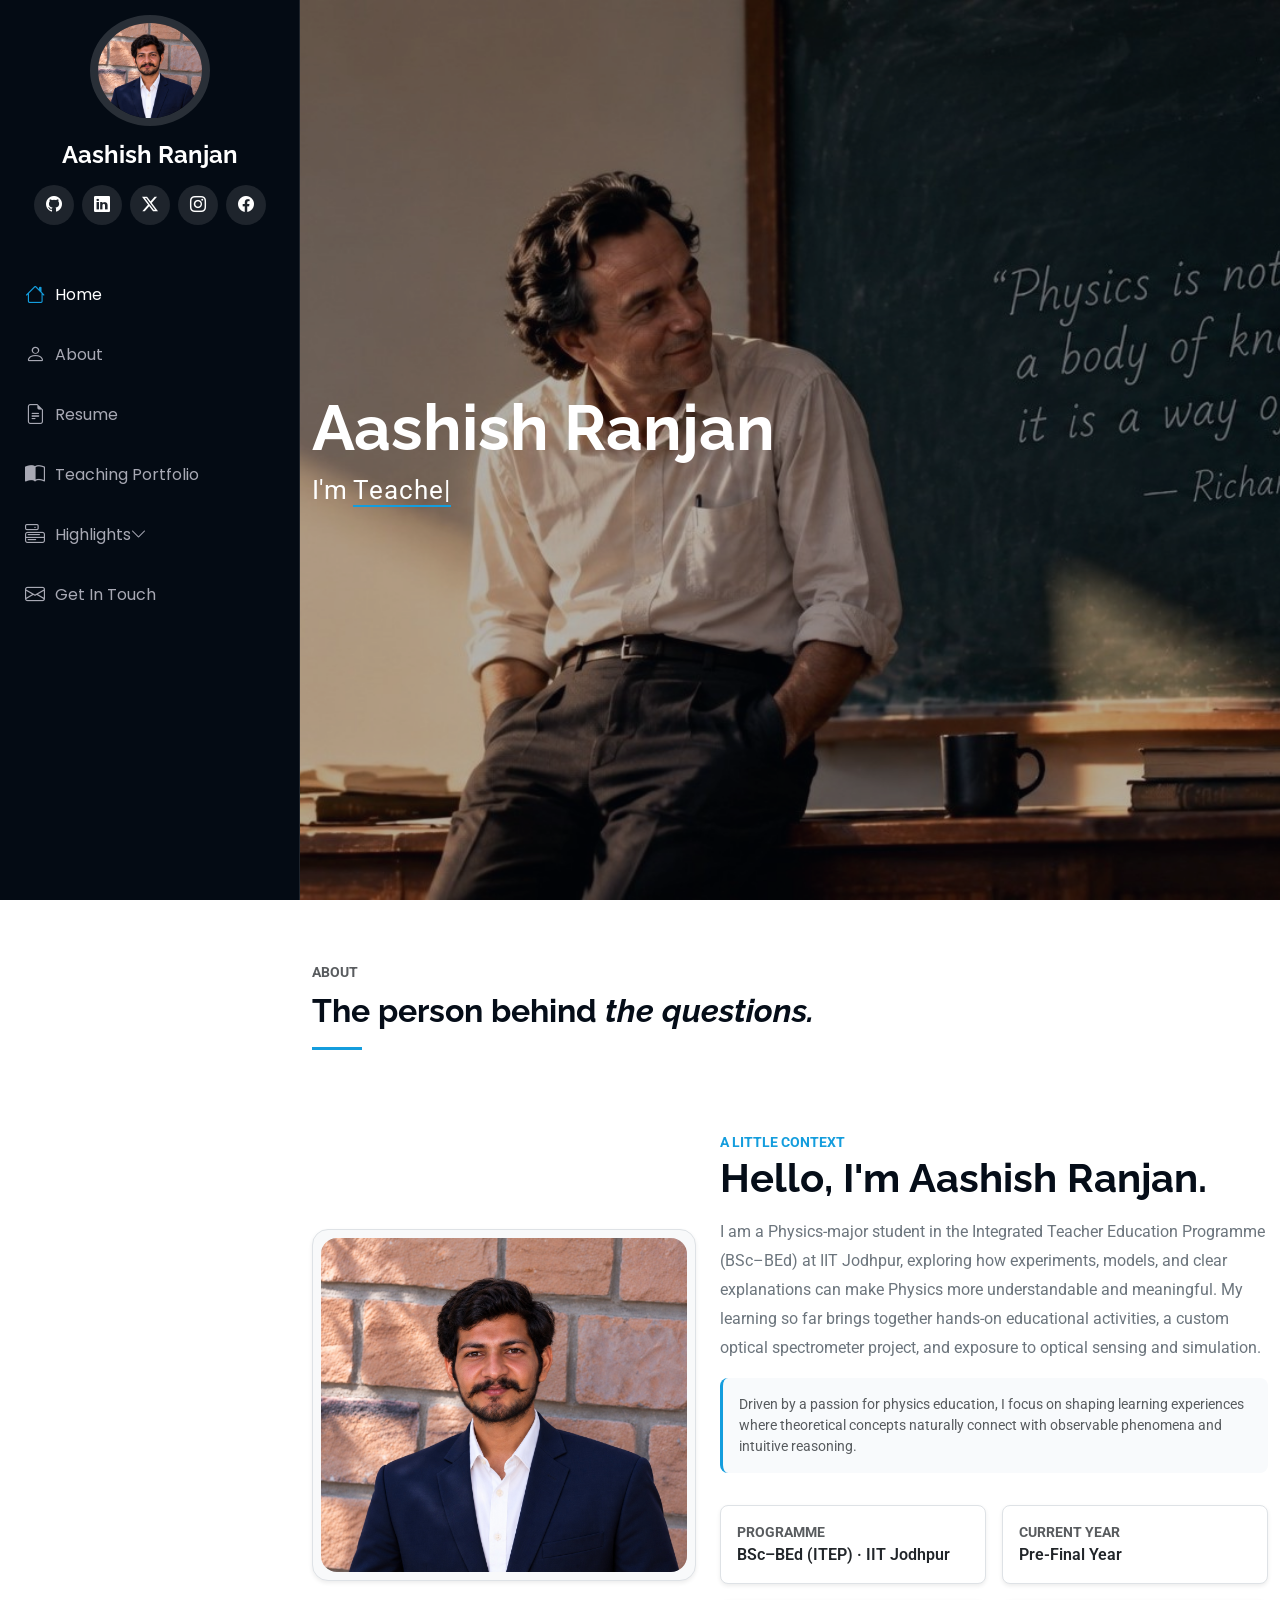
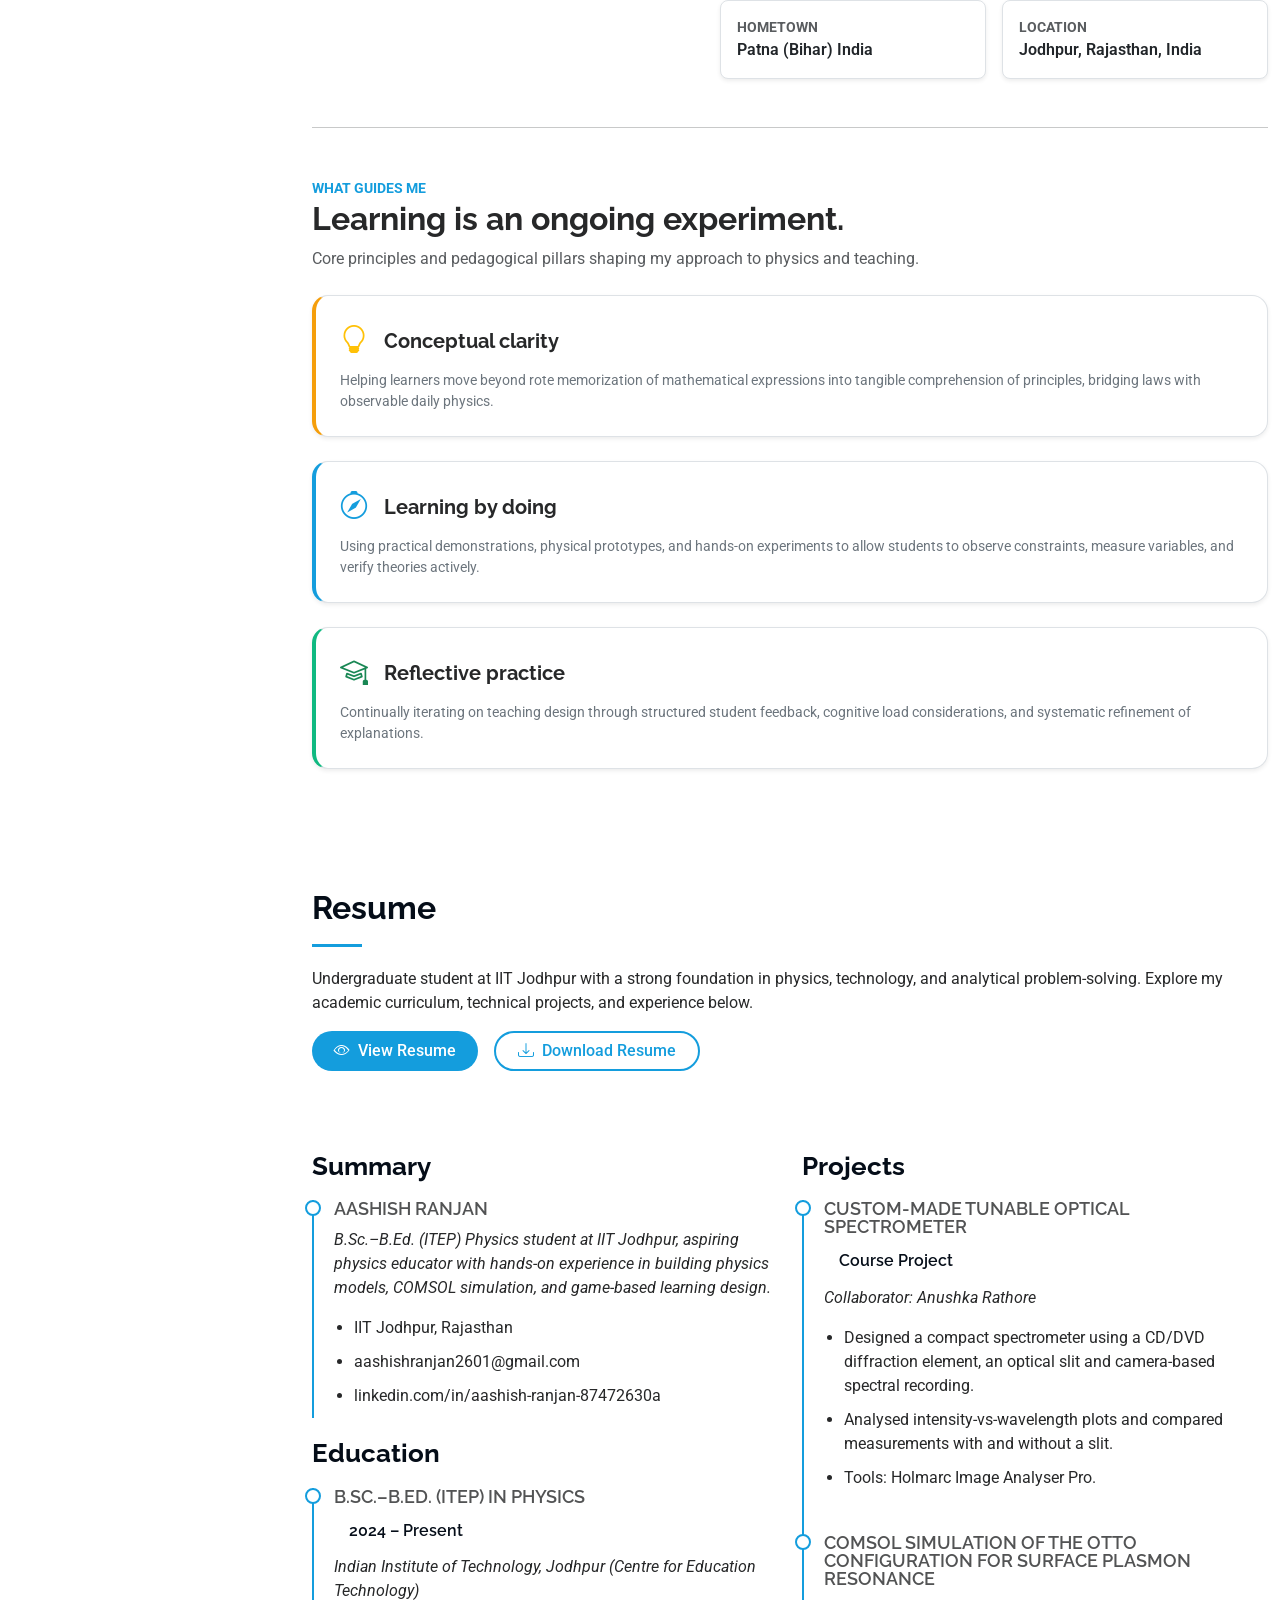
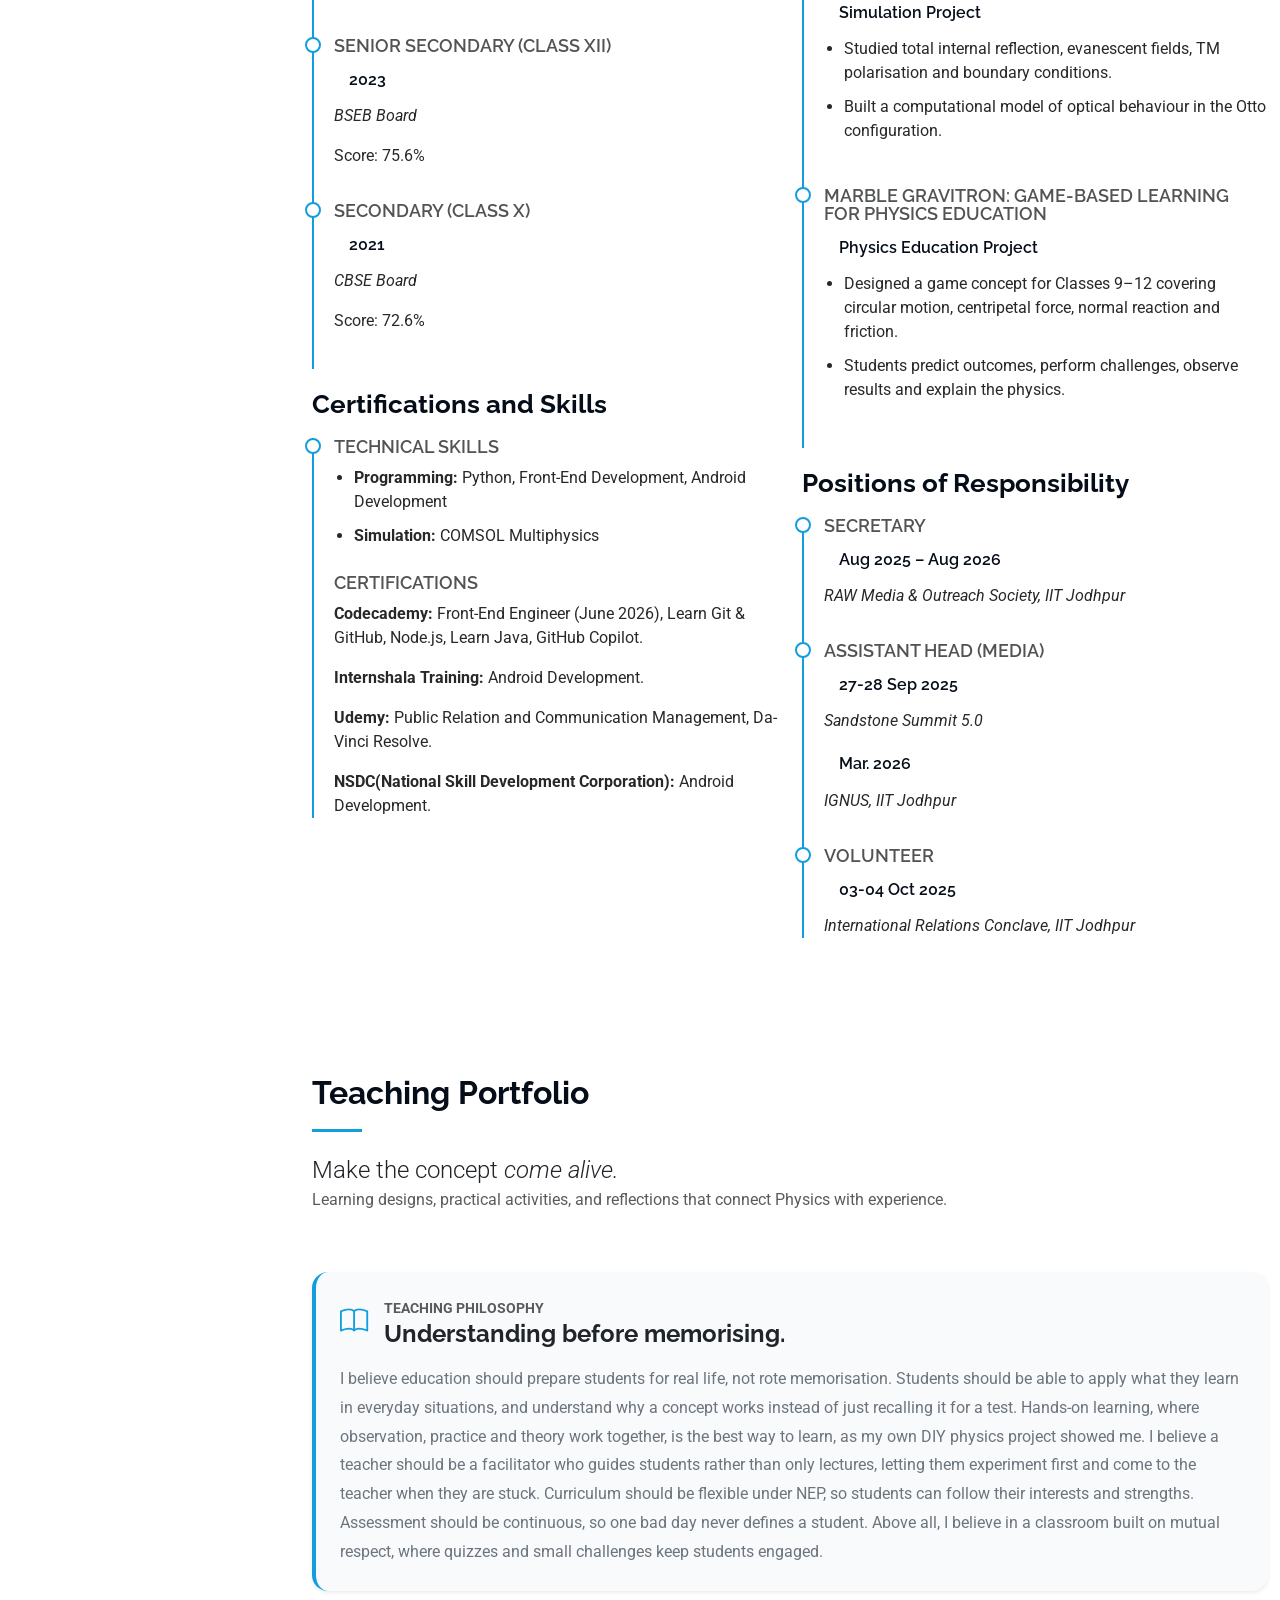
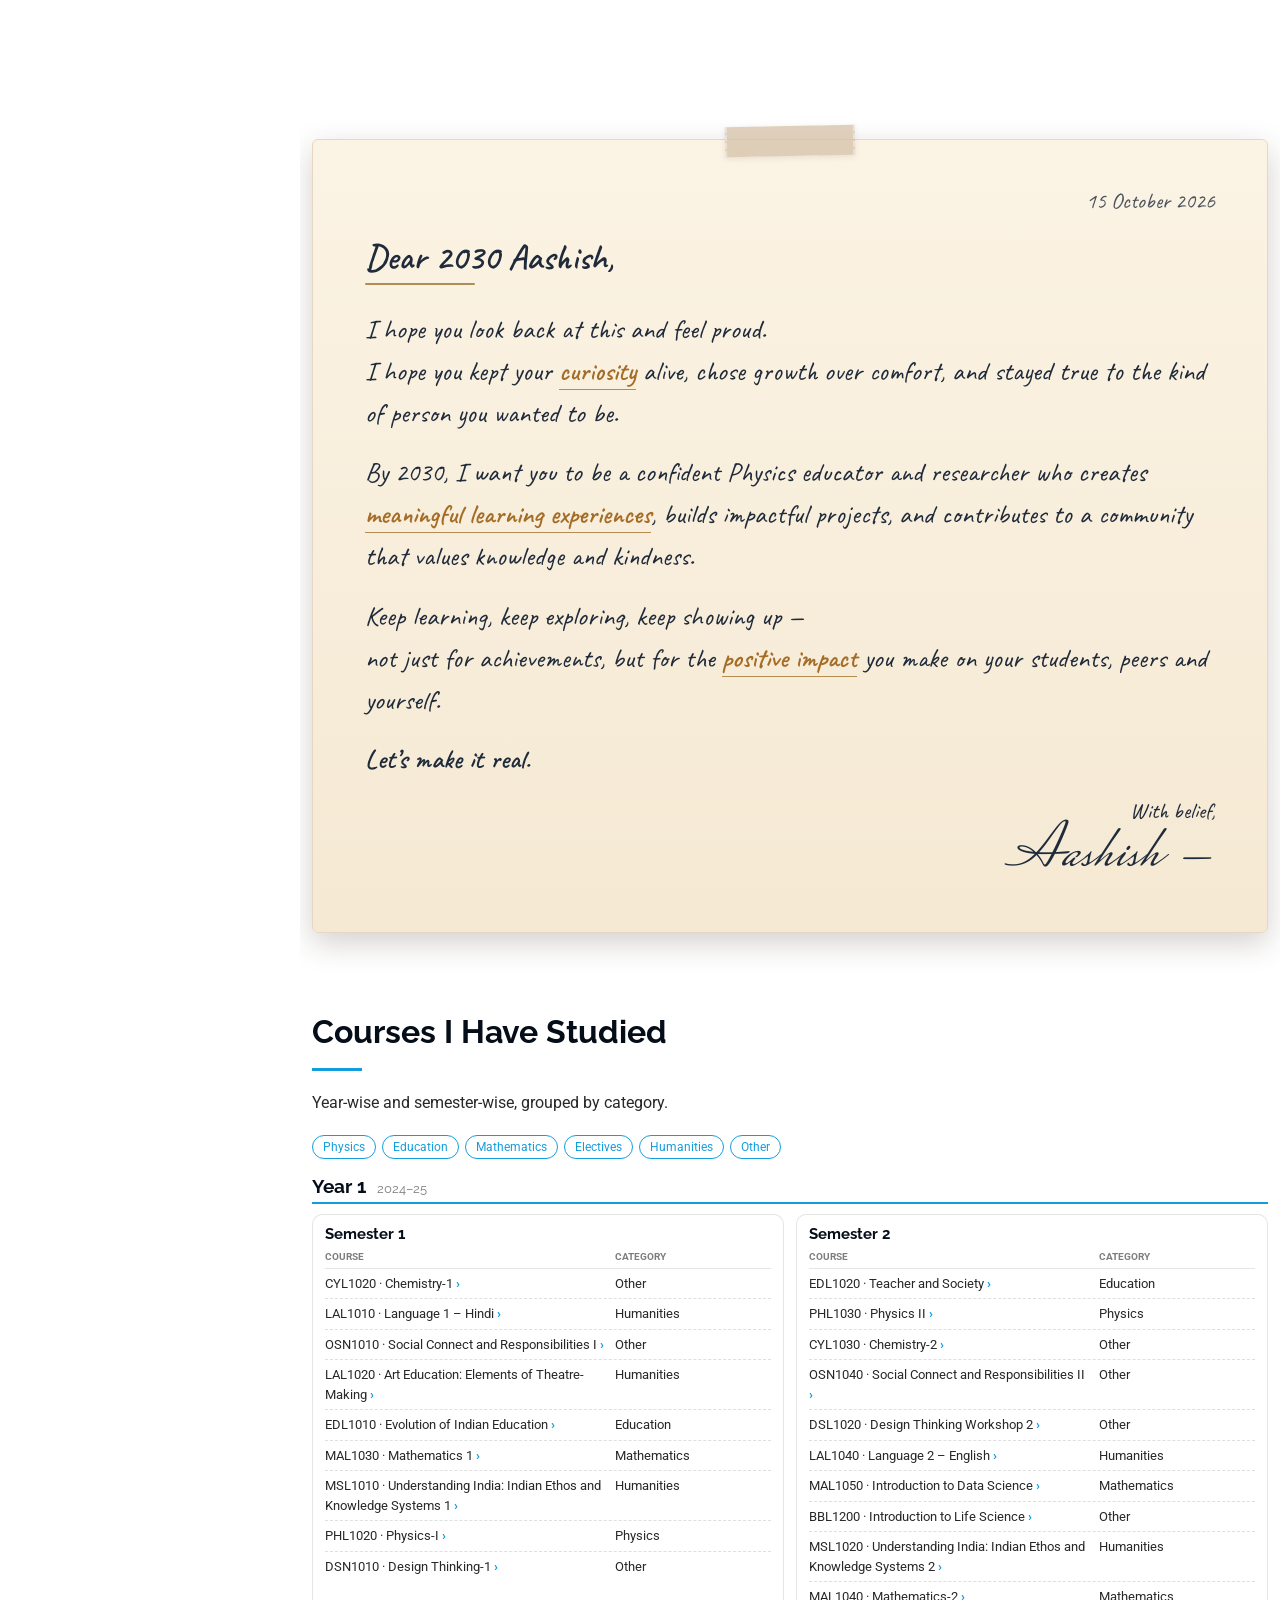
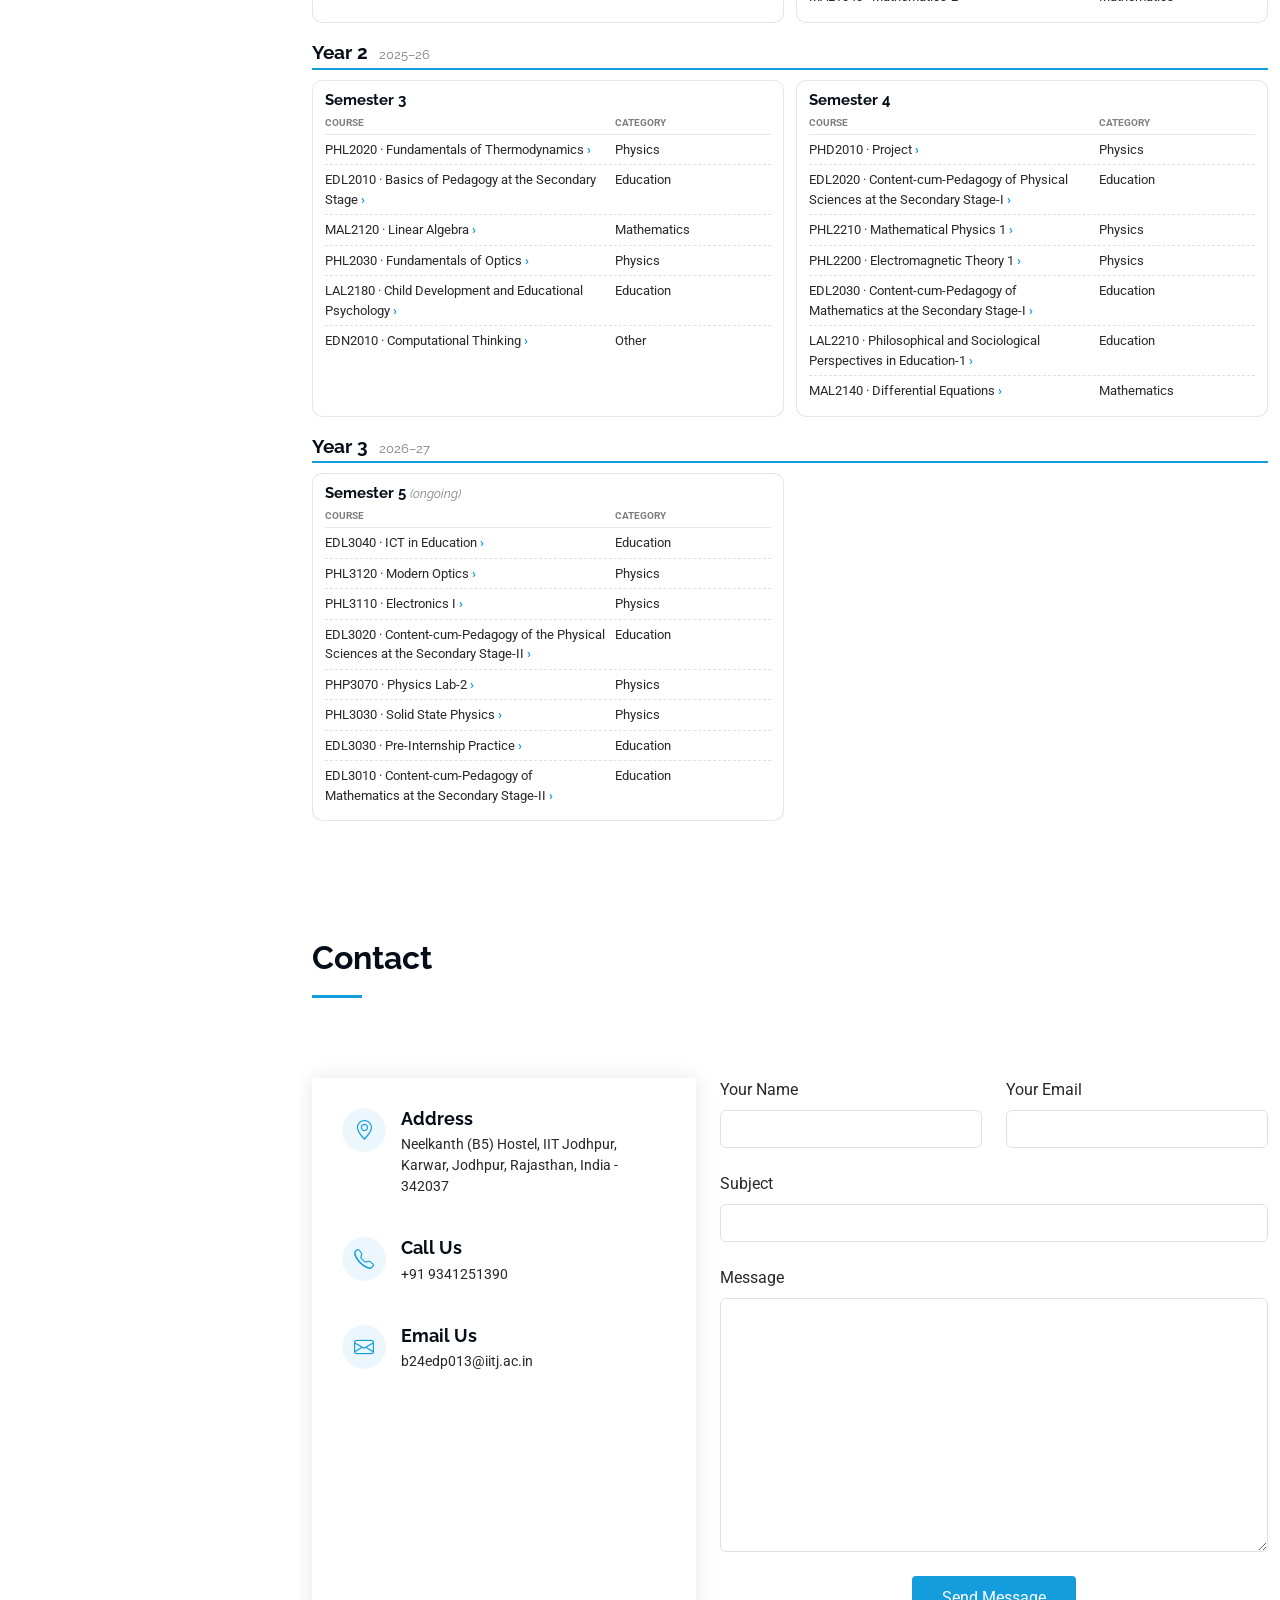
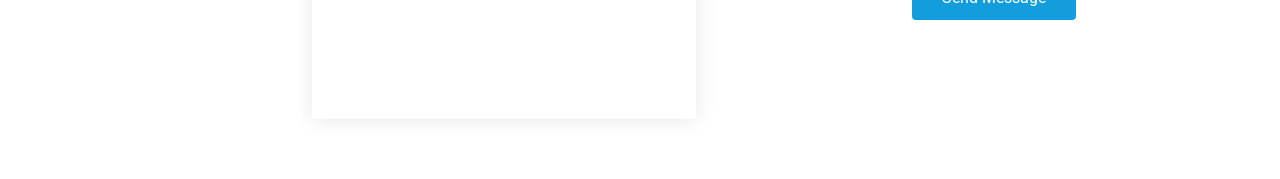
<file: index.html>
<!DOCTYPE html>
<html lang="en">

<head>
  <meta charset="utf-8">
  <meta content="width=device-width, initial-scale=1.0" name="viewport">
  <title>Ranjan | IIT J</title>
  <meta content="" name="description">
  <meta content="" name="keywords">

  <!-- Favicons -->
  <link href="assets/img/favicon.png" rel="icon">
  <link href="assets/img/apple-touch-icon.png" rel="apple-touch-icon">

  <!-- Fonts -->
  <link href="https://fonts.googleapis.com" rel="preconnect">
  <link href="https://fonts.gstatic.com" rel="preconnect" crossorigin>
  <link href="https://fonts.googleapis.com/css2?family=Roboto:ital,wght@0,100;0,300;0,400;0,500;0,700;0,900;1,100;1,300;1,400;1,500;1,700;1,900&family=Poppins:ital,wght@0,100;0,200;0,300;0,400;0,500;0,600;0,700;0,800;0,900;1,100;1,200;1,300;1,400;1,500;1,600;1,700;1,800;1,900&family=Raleway:ital,wght@0,100;0,200;0,300;0,400;0,500;0,600;0,700;0,800;0,900;1,100;1,200;1,300;1,400;1,500;1,600;1,700;1,800;1,900&display=swap" rel="stylesheet">
  <link href="https://fonts.googleapis.com/css2?family=Caveat:wght@500;600&family=Mrs+Saint+Delafield&display=swap" rel="stylesheet">

  <!-- Vendor CSS Files -->
  <link href="assets/vendor/bootstrap/css/bootstrap.min.css" rel="stylesheet">
  <link href="assets/vendor/bootstrap-icons/bootstrap-icons.css" rel="stylesheet">
  <link href="assets/vendor/aos/aos.css" rel="stylesheet">
  <link href="assets/vendor/glightbox/css/glightbox.min.css" rel="stylesheet">
  <link href="assets/vendor/swiper/swiper-bundle.min.css" rel="stylesheet">

  <!-- Main CSS File -->
  <link href="assets/css/main.css" rel="stylesheet">

  <!-- Courses popup CSS -->
  <link href="assets/css/courses.css" rel="stylesheet">

</head>

<body class="index-page">

  <header id="header" class="header dark-background d-flex flex-column">
    <i class="header-toggle d-xl-none bi bi-list"></i>

    <div class="profile-img">
      <img src="assets/img/my-profile-img.jpg" alt="" class="img-fluid rounded-circle">
    </div>

    <a href="index.html" class="logo d-flex align-items-center justify-content-center">
      <h1 class="sitename">Aashish Ranjan</h1>
    </a>

    <div class="social-links text-center">
      <div class="social-links text-center">
  <a href="https://github.com/aashish4321" class="github" target="_blank"><i class="bi bi-github"></i></a>
  <a href="https://www.linkedin.com/in/aashish-ranjan-87472630a/" class="linkedin" target="_blank"><i class="bi bi-linkedin"></i></a>
  <a href="https://x.com/aashishranjan2601" class="twitter" target="_blank"><i class="bi bi-twitter-x"></i></a>
  <a href="https://www.instagram.com/ranjan_is_my_name/" class="instagram" target="_blank"><i class="bi bi-instagram"></i></a>
  <a href="https://www.facebook.com/aashish.ranjan.313/" class="facebook" target="_blank"><i class="bi bi-facebook"></i></a>
</div>
    </div>

    <nav id="navmenu" class="navmenu">
      <ul>
        <li><a href="#hero" class="active"><i class="bi bi-house navicon"></i>Home</a></li>
        <li><a href="#about"><i class="bi bi-person navicon"></i> About</a></li>
        <li><a href="#resume"><i class="bi bi-file-earmark-text navicon"></i> Resume</a></li>
        <li><a href="#teaching"><i class="bi bi-book-half navicon"></i> <span>Teaching Portfolio</span></a></li>
        <li class="dropdown"><a href="javascript:void(0);" onclick="this.parentElement.classList.toggle('active'); this.parentElement.querySelector('ul').classList.toggle('dropdown-active');"><i class="bi bi-menu-button navicon"></i> <span>Highlights</span> <i class="bi bi-chevron-down"></i></a>
          <ul>
            <li><a href="projects.html">Projects</a></li>
            <li><a href="gallery.html">Gallery</a></li>
            <li><a href="achievements.html">Achievements</a></li>
          </ul>
        </li>
        <li><a href="#contact"><i class="bi bi-envelope navicon"></i> Get In Touch</a></li>
      </ul>
    </nav>

  </header>

  <main class="main">

    <!-- Hero Section -->
    <section id="hero" class="hero section dark-background">

      <img src="assets/img/Herobg.jpg" alt="" data-aos="fade-in" class="">

      <div class="container" data-aos="fade-up" data-aos-delay="100">
        <h2>Aashish Ranjan</h2>
        <p>I'm <span class="typed" data-typed-items="Teacher, Researcher, Developer, Photographer">Teacher</span><span class="typed-cursor typed-cursor--blink" aria-hidden="true"></span></p>
      </div>

    </section><!-- /Hero Section -->

    <!-- About Section -->
    <section id="about" class="about section">

      <!-- Section Title -->
      <div class="container section-title" data-aos="fade-up">
        <span class="text-uppercase small fw-bold text-muted"> About</span>
        <h2 class="display-5 fw-bold mt-2">The person behind <em>the questions.</em></h2>
      </div><!-- End Section Title -->

      <div class="container" data-aos="fade-up" data-aos-delay="100">

        <!-- Top Profile Row -->
        <div class="row gy-4 align-items-center mb-5">
          <!-- Profile Image Column -->
          <div class="col-lg-5 text-center" data-aos="fade-right">
            <div class="p-2 border rounded-4 bg-light shadow-sm d-inline-block w-100">
              <img src="assets/img/my-profile-img.jpg" class="img-fluid rounded-4 w-100" style="max-height: 440px; object-fit: cover;" alt="Aashish Ranjan">
            </div>
          </div>

          <!-- Bio & Core Info Column -->
          <div class="col-lg-7" data-aos="fade-left">
            <span class="text-uppercase small fw-bold tracking-wider" style="color: var(--accent-color, #149ddd);">A Little Context</span>
            <h3 class="display-6 fw-bold mb-3">Hello, I'm Aashish Ranjan.</h3>
            
            <p class="text-secondary" style="line-height: 1.8;">
              I am a Physics-major student in the Integrated Teacher Education Programme (BSc–BEd) at IIT Jodhpur, exploring how experiments, models, and clear explanations can make Physics more understandable and meaningful. My learning so far brings together hands-on educational activities, a custom optical spectrometer project, and exposure to optical sensing and simulation.
            </p>

            <div class="p-3 my-3 rounded-3" style="background: #f8fafc; border-left: 3px solid var(--accent-color, #149ddd);">
              <p class="small text-muted mb-0">
                Driven by a passion for physics education, I focus on shaping learning experiences where theoretical concepts naturally connect with observable phenomena and intuitive reasoning.
              </p>
            </div>

            <!-- Detail Mini Cards -->
            <div class="row g-3 mt-1">
              <div class="col-sm-6">
                <div class="p-3 border rounded-3 bg-white h-100 shadow-sm">
                  <div class="text-uppercase small text-muted fw-bold">Programme</div>
                  <div class="fw-semibold text-dark">BSc–BEd (ITEP) · IIT Jodhpur</div>
                </div>
              </div>
              <div class="col-sm-6">
                <div class="p-3 border rounded-3 bg-white h-100 shadow-sm">
                  <div class="text-uppercase small text-muted fw-bold">Current Year</div>
                  <div class="fw-semibold text-dark">Pre-Final Year</div>
                </div>
              </div>
              <div class="col-sm-6">
                <div class="p-3 border rounded-3 bg-white h-100 shadow-sm">
                  <div class="text-uppercase small text-muted fw-bold">Hometown</div>
                  <div class="fw-semibold text-dark">Patna (Bihar) India</div>
                </div>
              </div>
              <div class="col-sm-6">
                <div class="p-3 border rounded-3 bg-white h-100 shadow-sm">
                  <div class="text-uppercase small text-muted fw-bold">Location</div>
                  <div class="fw-semibold text-dark">Jodhpur, Rajasthan, India</div>
                </div>
              </div>
            </div>

          </div>
        </div>

        <hr class="my-5 opacity-25">

        <!-- What Guides Me Section -->
        <div class="mb-4" data-aos="fade-up">
          <span class="text-uppercase small fw-bold tracking-wider" style="color: var(--accent-color, #149ddd);">What Guides Me</span>
          <h3 class="h2 fw-bold">Learning is an ongoing experiment.</h3>
          <p class="text-muted">Core principles and pedagogical pillars shaping my approach to physics and teaching.</p>
        </div>

        <!-- Pillar Cards -->
        <div class="row g-4">

          <!-- Card 1 -->
          <div class="col-12" data-aos="fade-up" data-aos-delay="150">
            <div class="p-4 border rounded-4 bg-white shadow-sm" style="border-left: 4px solid #f59e0b !important;">
              <div class="d-flex align-items-center gap-3 mb-2">
                <div class="fs-3 text-warning"><i class="bi bi-lightbulb"></i></div>
                <h4 class="h5 fw-bold mb-0">Conceptual clarity</h4>
              </div>
              <p class="text-secondary mb-0 small">
                Helping learners move beyond rote memorization of mathematical expressions into tangible comprehension of principles, bridging laws with observable daily physics.
              </p>
            </div>
          </div>

          <!-- Card 2 -->
          <div class="col-12" data-aos="fade-up" data-aos-delay="200">
            <div class="p-4 border rounded-4 bg-white shadow-sm" style="border-left: 4px solid var(--accent-color, #149ddd) !important;">
              <div class="d-flex align-items-center gap-3 mb-2">
                <div class="fs-3" style="color: var(--accent-color, #149ddd);"><i class="bi bi-compass"></i></div>
                <h4 class="h5 fw-bold mb-0">Learning by doing</h4>
              </div>
              <p class="text-secondary mb-0 small">
                Using practical demonstrations, physical prototypes, and hands-on experiments to allow students to observe constraints, measure variables, and verify theories actively.
              </p>
            </div>
          </div>

          <!-- Card 3 -->
          <div class="col-12" data-aos="fade-up" data-aos-delay="250">
            <div class="p-4 border rounded-4 bg-white shadow-sm" style="border-left: 4px solid #10b981 !important;">
              <div class="d-flex align-items-center gap-3 mb-2">
                <div class="fs-3 text-success"><i class="bi bi-mortarboard"></i></div>
                <h4 class="h5 fw-bold mb-0">Reflective practice</h4>
              </div>
              <p class="text-secondary mb-0 small">
                Continually iterating on teaching design through structured student feedback, cognitive load considerations, and systematic refinement of explanations.
              </p>
            </div>
          </div>

        </div>

      </div>

    </section><!-- /About Section -->
    
    <!-- Resume Section -->
    <section id="resume" class="resume section">

      <!-- Section Title -->
      <div class="container section-title" data-aos="fade-up">
        <h2>Resume</h2>
        <p>Undergraduate student at IIT Jodhpur with a strong foundation in physics, technology, and analytical problem-solving. Explore my academic curriculum, technical projects, and experience below.</p>

        <div class="resume-actions mt-3 d-flex gap-3 flex-wrap">
        <a href="./assets/resume.pdf" target="_blank" rel="noopener noreferrer" class="btn btn-primary d-inline-flex align-items-center gap-2" style="background: var(--accent-color, #149ddd); border: 0; padding: 8px 22px; border-radius: 50px; font-weight: 500; text-decoration: none; color: #fff;">
          <i class="bi bi-eye"></i> View Resume
        </a>
        <a href="./assets/resume.pdf" target="_blank" rel="noopener noreferrer" download="Aashish_Ranjan_Resume.pdf" class="btn btn-outline-primary d-inline-flex align-items-center gap-2" style="border: 2px solid var(--accent-color, #149ddd); color: var(--accent-color, #149ddd); padding: 6px 22px; border-radius: 50px; font-weight: 500; text-decoration: none; background: transparent;">
          <i class="bi bi-download"></i> Download Resume
      </a>
      </div>
      </div><!-- End Section Title -->

      <div class="container">

        <div class="row">

          <div class="col-lg-6" data-aos="fade-up" data-aos-delay="100">
            <h3 class="resume-title">Summary</h3>

            <div class="resume-item pb-0">
              <h4>Aashish Ranjan</h4>
              <p><em>B.Sc.–B.Ed. (ITEP) Physics student at IIT Jodhpur, aspiring physics educator with hands-on experience in building physics models, COMSOL simulation, and game-based learning design.</em></p>
              <ul>
                <li>IIT Jodhpur, Rajasthan</li>
                <li>aashishranjan2601@gmail.com</li>
                <li><a href="https://linkedin.com/in/aashish-ranjan-87472630a" target="_blank" rel="noopener noreferrer" style="color: inherit; text-decoration: none;">linkedin.com/in/aashish-ranjan-87472630a</a></li>
              </ul>
            </div><!-- End Resume Item -->

            <h3 class="resume-title">Education</h3>
            <div class="resume-item">
              <h4>B.Sc.–B.Ed. (ITEP) in Physics</h4>
              <h5>2024 – Present</h5>
              <p><em>Indian Institute of Technology, Jodhpur (Centre for Education Technology)</em></p>
            </div><!-- End Resume Item -->

            <div class="resume-item">
              <h4>Senior Secondary (Class XII)</h4>
              <h5>2023</h5>
              <p><em>BSEB Board</em></p>
              <p>Score: 75.6%</p>
            </div><!-- End Resume Item -->

            <div class="resume-item">
              <h4>Secondary (Class X)</h4>
              <h5>2021</h5>
              <p><em>CBSE Board</em></p>
              <p>Score: 72.6%</p>
            </div><!-- End Resume Item -->

            <h3 class="resume-title">Certifications and Skills</h3>
            <div class="resume-item">
              <h4>Technical Skills</h4>
              <ul>
                <li><strong>Programming:</strong> Python, Front-End Development, Android Development</li>
                <li><strong>Simulation:</strong> COMSOL Multiphysics</li>
              </ul>
              <h4>Certifications</h4>
              <p><strong>Codecademy:</strong> Front-End Engineer (June 2026), Learn Git &amp; GitHub, Node.js, Learn Java, GitHub Copilot.</p>
              <p><strong>Internshala Training:</strong> Android Development.</p>
              <p><strong>Udemy:</strong> Public Relation and Communication Management, Da-Vinci Resolve.</p>
              <p><strong>NSDC(National Skill Development Corporation):</strong> Android Development.</p>
            </div><!-- End Resume Item -->

          </div>

          <div class="col-lg-6" data-aos="fade-up" data-aos-delay="200">
            <h3 class="resume-title">Projects</h3>
            <div class="resume-item">
              <h4>Custom-Made Tunable Optical Spectrometer</h4>
              <h5>Course Project</h5>
              <p><em>Collaborator: Anushka Rathore</em></p>
              <ul>
                <li>Designed a compact spectrometer using a CD/DVD diffraction element, an optical slit and camera-based spectral recording.</li>
                <li>Analysed intensity-vs-wavelength plots and compared measurements with and without a slit.</li>
                <li>Tools: Holmarc Image Analyser Pro.</li>
              </ul>
            </div><!-- End Resume Item -->

            <div class="resume-item">
              <h4>COMSOL Simulation of the Otto Configuration for Surface Plasmon Resonance</h4>
              <h5>Simulation Project</h5>
              <ul>
                <li>Studied total internal reflection, evanescent fields, TM polarisation and boundary conditions.</li>
                <li>Built a computational model of optical behaviour in the Otto configuration.</li>
              </ul>
            </div><!-- End Resume Item -->

            <div class="resume-item">
              <h4>Marble Gravitron: Game-Based Learning for Physics Education</h4>
              <h5>Physics Education Project</h5>
              <ul>
                <li>Designed a game concept for Classes 9–12 covering circular motion, centripetal force, normal reaction and friction.</li>
                <li>Students predict outcomes, perform challenges, observe results and explain the physics.</li>
              </ul>
            </div><!-- End Resume Item -->

            <h3 class="resume-title">Positions of Responsibility</h3>
            <div class="resume-item">
              <h4>Secretary</h4>
              <h5>Aug 2025 – Aug 2026</h5>
              <p><em>RAW Media &amp; Outreach Society, IIT Jodhpur</em></p>
            </div><!-- End Resume Item -->

            <div class="resume-item">
              <h4>Assistant Head (Media)</h4>
              <h5>27-28 Sep 2025</h5>
              <p><em>Sandstone Summit 5.0</em></p>
              <h5>Mar. 2026</h5>
              <p><em>IGNUS, IIT Jodhpur</em></p>
            </div><!-- End Resume Item -->

            <div class="resume-item">
              <h4>Volunteer</h4>
              <h5>03-04 Oct 2025</h5>
              <p><em>International Relations Conclave, IIT Jodhpur</em></p>
            </div><!-- End Resume Item -->

          </div>

        </div>

      </div>

    </section><!-- /Resume Section -->

    <!-- Teaching Section -->
    <section id="teaching" class="services section">

      <!-- Section Title -->
      <div class="container section-title" data-aos="fade-up">
        <h2>Teaching Portfolio</h2>
        <p class="fs-4 fw-light text-dark">Make the concept <em>come alive.</em></p>
        <p class="text-muted">Learning designs, practical activities, and reflections that connect Physics with experience.</p>
      </div><!-- End Section Title -->

      <div class="container" data-aos="fade-up" data-aos-delay="100">

        <!-- Teaching Philosophy Card -->
        <div class="card border-0 shadow-sm p-4 mb-5 rounded-4" style="background: #f8fafc; border-left: 4px solid var(--accent-color, #149ddd) !important;">
          <div class="d-flex align-items-center mb-3">
            <div class="me-3 fs-3" style="color: var(--accent-color, #149ddd);"><i class="bi bi-book"></i></div>
            <div>
              <span class="text-uppercase small fw-bold tracking-wider text-muted">Teaching Philosophy</span>
              <h3 class="h4 mb-0 fw-bold">Understanding before memorising.</h3>
            </div>
          </div>
          <p class="mb-0 text-secondary" style="line-height: 1.8;">
            I believe education should prepare students for real life, not rote memorisation. Students should be able to apply what they learn in everyday situations, and understand why a concept works instead of just recalling it for a test. Hands-on learning, where observation, practice and theory work together, is the best way to learn, as my own DIY physics project showed me. I believe a teacher should be a facilitator who guides students rather than only lectures, letting them experiment first and come to the teacher when they are stuck. Curriculum should be flexible under NEP, so students can follow their interests and strengths. Assessment should be continuous, so one bad day never defines a student. Above all, I believe in a classroom built on mutual respect, where quizzes and small challenges keep students engaged.
          </p>
        </div>

              </div>

    </section><!-- /Teaching Section -->

    <!-- Letter to Myself Section -->
    <section id="letter" class="letter section">
      <div class="letter-wrap" data-aos="fade-up">
        <div class="paper-sheet">
          <!-- Tape decoration at top -->
          <div class="tape-strip"></div>

          <!-- Date -->
          <div class="letter-date">15 October 2026</div>

          <!-- Main Heading -->
          <h2 class="letter-heading">Dear 2030 Aashish,</h2>
          <div class="hand-drawn-accent"></div>

          <!-- Letter Body -->
          <div class="letter-body">
            <p>
              I hope you look back at this and feel proud. <br>
              I hope you kept your <span class="highlight-text">curiosity</span> alive, chose growth over comfort, and stayed true to the kind of person you wanted to be.
            </p>

            <p>
              By 2030, I want you to be a confident Physics educator and researcher who creates <span class="highlight-text">meaningful learning experiences</span>, builds impactful projects, and contributes to a community that values knowledge and kindness.
            </p>

            <p>
              Keep learning, keep exploring, keep showing up — <br>
              not just for achievements, but for the <span class="highlight-text">positive impact</span> you make on your students, peers and yourself.
            </p>

            <p class="letter-closing">Let’s make it real.</p>
          </div>

          <!-- Signature Block -->
          <div class="letter-sign-block text-end">
            <div class="sign-note">With belief,</div>
            <div class="signature-text">Aashish <span>—</span></div>
          </div>
        </div>
      </div>
    </section><!-- /Letter Section -->

    <!-- Courses Section -->
    <section id="courses" class="courses section">

      <div class="container section-title" data-aos="fade-up">
        <h2>Courses I Have Studied</h2>
        <p>Year-wise and semester-wise, grouped by category.</p>
      </div>

      <div class="container" data-aos="fade-up" data-aos-delay="100">

        <div class="cr-legend">
          <span>Physics</span><span>Education</span><span>Mathematics</span><span>Electives</span><span>Humanities</span><span>Other</span>
        </div>

        <!-- Year 1 -->
        <div class="cr-year">
          <h3>Year 1 <small>2024–25</small></h3>
          <div class="cr-sems">
            <div class="cr-sem">
              <h4>Semester 1</h4>
              <div class="cr-head"><span>Course</span><span>Category</span></div>
              <div class="cr-row"><span>CYL1020 · Chemistry-1</span><span>Other</span></div>
              <div class="cr-row"><span>LAL1010 · Language 1 – Hindi</span><span>Humanities</span></div>
              <div class="cr-row"><span>OSN1010 · Social Connect and Responsibilities I</span><span>Other</span></div>
              <div class="cr-row"><span>LAL1020 · Art Education: Elements of Theatre-Making</span><span>Humanities</span></div>
              <div class="cr-row"><span>EDL1010 · Evolution of Indian Education</span><span>Education</span></div>
              <div class="cr-row"><span>MAL1030 · Mathematics 1</span><span>Mathematics</span></div>
              <div class="cr-row"><span>MSL1010 · Understanding India: Indian Ethos and Knowledge Systems 1</span><span>Humanities</span></div>
              <div class="cr-row"><span>PHL1020 · Physics-I</span><span>Physics</span></div>
              <div class="cr-row"><span>DSN1010 · Design Thinking-1</span><span>Other</span></div>
            </div>
            <div class="cr-sem">
              <h4>Semester 2</h4>
              <div class="cr-head"><span>Course</span><span>Category</span></div>
              <div class="cr-row"><span>EDL1020 · Teacher and Society</span><span>Education</span></div>
              <div class="cr-row"><span>PHL1030 · Physics II</span><span>Physics</span></div>
              <div class="cr-row"><span>CYL1030 · Chemistry-2</span><span>Other</span></div>
              <div class="cr-row"><span>OSN1040 · Social Connect and Responsibilities II</span><span>Other</span></div>
              <div class="cr-row"><span>DSL1020 · Design Thinking Workshop 2</span><span>Other</span></div>
              <div class="cr-row"><span>LAL1040 · Language 2 – English</span><span>Humanities</span></div>
              <div class="cr-row"><span>MAL1050 · Introduction to Data Science</span><span>Mathematics</span></div>
              <div class="cr-row"><span>BBL1200 · Introduction to Life Science</span><span>Other</span></div>
              <div class="cr-row"><span>MSL1020 · Understanding India: Indian Ethos and Knowledge Systems 2</span><span>Humanities</span></div>
              <div class="cr-row"><span>MAL1040 · Mathematics-2</span><span>Mathematics</span></div>
            </div>
          </div>
        </div>

        <!-- Year 2 -->
        <div class="cr-year">
          <h3>Year 2 <small>2025–26</small></h3>
          <div class="cr-sems">
            <div class="cr-sem">
              <h4>Semester 3</h4>
              <div class="cr-head"><span>Course</span><span>Category</span></div>
              <div class="cr-row"><span>PHL2020 · Fundamentals of Thermodynamics</span><span>Physics</span></div>
              <div class="cr-row"><span>EDL2010 · Basics of Pedagogy at the Secondary Stage</span><span>Education</span></div>
              <div class="cr-row"><span>MAL2120 · Linear Algebra</span><span>Mathematics</span></div>
              <div class="cr-row"><span>PHL2030 · Fundamentals of Optics</span><span>Physics</span></div>
              <div class="cr-row"><span>LAL2180 · Child Development and Educational Psychology</span><span>Education</span></div>
              <div class="cr-row"><span>EDN2010 · Computational Thinking</span><span>Other</span></div>
            </div>
            <div class="cr-sem">
              <h4>Semester 4</h4>
              <div class="cr-head"><span>Course</span><span>Category</span></div>
              <div class="cr-row"><span>PHD2010 · Project</span><span>Physics</span></div>
              <div class="cr-row"><span>EDL2020 · Content-cum-Pedagogy of Physical Sciences at the Secondary Stage-I</span><span>Education</span></div>
              <div class="cr-row"><span>PHL2210 · Mathematical Physics 1</span><span>Physics</span></div>
              <div class="cr-row"><span>PHL2200 · Electromagnetic Theory 1</span><span>Physics</span></div>
              <div class="cr-row"><span>EDL2030 · Content-cum-Pedagogy of Mathematics at the Secondary Stage-I</span><span>Education</span></div>
              <div class="cr-row"><span>LAL2210 · Philosophical and Sociological Perspectives in Education-1</span><span>Education</span></div>
              <div class="cr-row"><span>MAL2140 · Differential Equations</span><span>Mathematics</span></div>
            </div>
          </div>
        </div>

        <!-- Year 3 -->
        <div class="cr-year">
          <h3>Year 3 <small>2026–27</small></h3>
          <div class="cr-sems">
            <div class="cr-sem">
              <h4>Semester 5 <em>(ongoing)</em></h4>
              <div class="cr-head"><span>Course</span><span>Category</span></div>
              <div class="cr-row"><span>EDL3040 · ICT in Education</span><span>Education</span></div>
              <div class="cr-row"><span>PHL3120 · Modern Optics</span><span>Physics</span></div>
              <div class="cr-row"><span>PHL3110 · Electronics I</span><span>Physics</span></div>
              <div class="cr-row"><span>EDL3020 · Content-cum-Pedagogy of the Physical Sciences at the Secondary Stage-II</span><span>Education</span></div>
              <div class="cr-row"><span>PHP3070 · Physics Lab-2</span><span>Physics</span></div>
              <div class="cr-row"><span>PHL3030 · Solid State Physics</span><span>Physics</span></div>
              <div class="cr-row"><span>EDL3030 · Pre-Internship Practice</span><span>Education</span></div>
              <div class="cr-row"><span>EDL3010 · Content-cum-Pedagogy of Mathematics at the Secondary Stage-II</span><span>Education</span></div>
            </div>
          </div>
        </div>

      </div>

    </section><!-- /Courses Section -->
    
    <!-- Contact Section -->
    <section id="contact" class="contact section">

      <!-- Section Title -->
      <div class="container section-title" data-aos="fade-up">
        <h2>Contact</h2>
      </div><!-- End Section Title -->

      <div class="container" data-aos="fade-up" data-aos-delay="100">

        <div class="row gy-4">

          <div class="col-lg-5">

            <div class="info-wrap">
              <div class="info-item d-flex" data-aos="fade-up" data-aos-delay="200">
                <i class="bi bi-geo-alt flex-shrink-0"></i>
                <div>
                  <h3>Address</h3>
                  <p>Neelkanth (B5) Hostel, IIT Jodhpur, Karwar, Jodhpur, Rajasthan, India - 342037</p>
                </div>
              </div><!-- End Info Item -->

              <div class="info-item d-flex" data-aos="fade-up" data-aos-delay="300">
                <i class="bi bi-telephone flex-shrink-0"></i>
                <div>
                  <h3>Call Us</h3>
                  <p><a href="tel:+919341251390" style="color: inherit; text-decoration: none;">+91 9341251390</a></p>
                </div>
              </div><!-- End Info Item -->

              <div class="info-item d-flex" data-aos="fade-up" data-aos-delay="400">
                <i class="bi bi-envelope flex-shrink-0"></i>
                <div>
                  <h3>Email Us</h3>
                  <p><a href="mailto:b24edp013@iitj.ac.in" style="color: inherit; text-decoration: none;">b24edp013@iitj.ac.in</a></p>
                </div>
              </div><!-- End Info Item -->

              <iframe src="https://maps.google.com/maps?q=Neelkanth%20hostel%20B5%20IIT%20Jodhpur&amp;t=&amp;z=17&amp;ie=UTF8&amp;iwloc=&amp;output=embed" frameborder="0" style="border:0; width: 100%; height: 270px;" allowfullscreen="" loading="lazy" referrerpolicy="no-referrer-when-downgrade"></iframe>
            </div>
          </div>

          <div class="col-lg-7">
            <form action="https://api.web3forms.com/submit" method="POST" data-aos="fade-up" data-aos-delay="200">
              <input type="hidden" name="access_key" value="64496ca9-0b70-4079-810d-60dcd043cbd0">
              <div class="row gy-4">

                <div class="col-md-6">
                  <label for="name-field" class="pb-2">Your Name</label>
                  <input type="text" name="name" id="name-field" class="form-control" required="">
                </div>

                <div class="col-md-6">
                  <label for="email-field" class="pb-2">Your Email</label>
                  <input type="email" class="form-control" name="email" id="email-field" required="">
      </div>

                <div class="col-md-12">
                  <label for="subject-field" class="pb-2">Subject</label>
                  <input type="text" class="form-control" name="subject" id="subject-field" required="">
                </div>

                <div class="col-md-12">
                  <label for="message-field" class="pb-2">Message</label>
                  <textarea class="form-control" name="message" rows="10" id="message-field" required=""></textarea>
                </div>

                <div class="col-md-12 text-center">
                  <button type="submit" class="btn btn-primary" style="background: var(--accent-color, #149ddd); border: 0; padding: 10px 30px; color: #fff; transition: 0.4s; border-radius: 4px;">Send Message</button>
                </div>

              </div>
            </form>
          </div><!-- End Contact Form -->

        </div>

      </div>

    </section><!-- /Contact Section -->

  </main>

  <!-- Scroll Top -->
  <a href="#" id="scroll-top" class="scroll-top d-flex align-items-center justify-content-center"><i class="bi bi-arrow-up-short"></i></a>

  <!-- Preloader -->
  <div id="preloader"></div>

  <!-- Vendor JS Files -->
  <script src="assets/vendor/bootstrap/js/bootstrap.bundle.min.js"></script>
  <script src="assets/vendor/php-email-form/validate.js"></script>
  <script src="assets/vendor/aos/aos.js"></script>
  <script src="assets/vendor/typed.js/typed.umd.js"></script>
  <script src="assets/vendor/purecounter/purecounter_vanilla.js"></script>
  <script src="assets/vendor/waypoints/noframework.waypoints.js"></script>
  <script src="assets/vendor/glightbox/js/glightbox.min.js"></script>
  <script src="assets/vendor/imagesloaded/imagesloaded.pkgd.min.js"></script>
  <script src="assets/vendor/isotope-layout/isotope.pkgd.min.js"></script>
  <script src="assets/vendor/swiper/swiper-bundle.min.js"></script>

  <!-- Main JS File -->
  <script src="assets/js/main.js"></script>

  <!-- Courses popup JS -->
  <script src="assets/js/courses.js"></script>

</body>

</html>
</file>
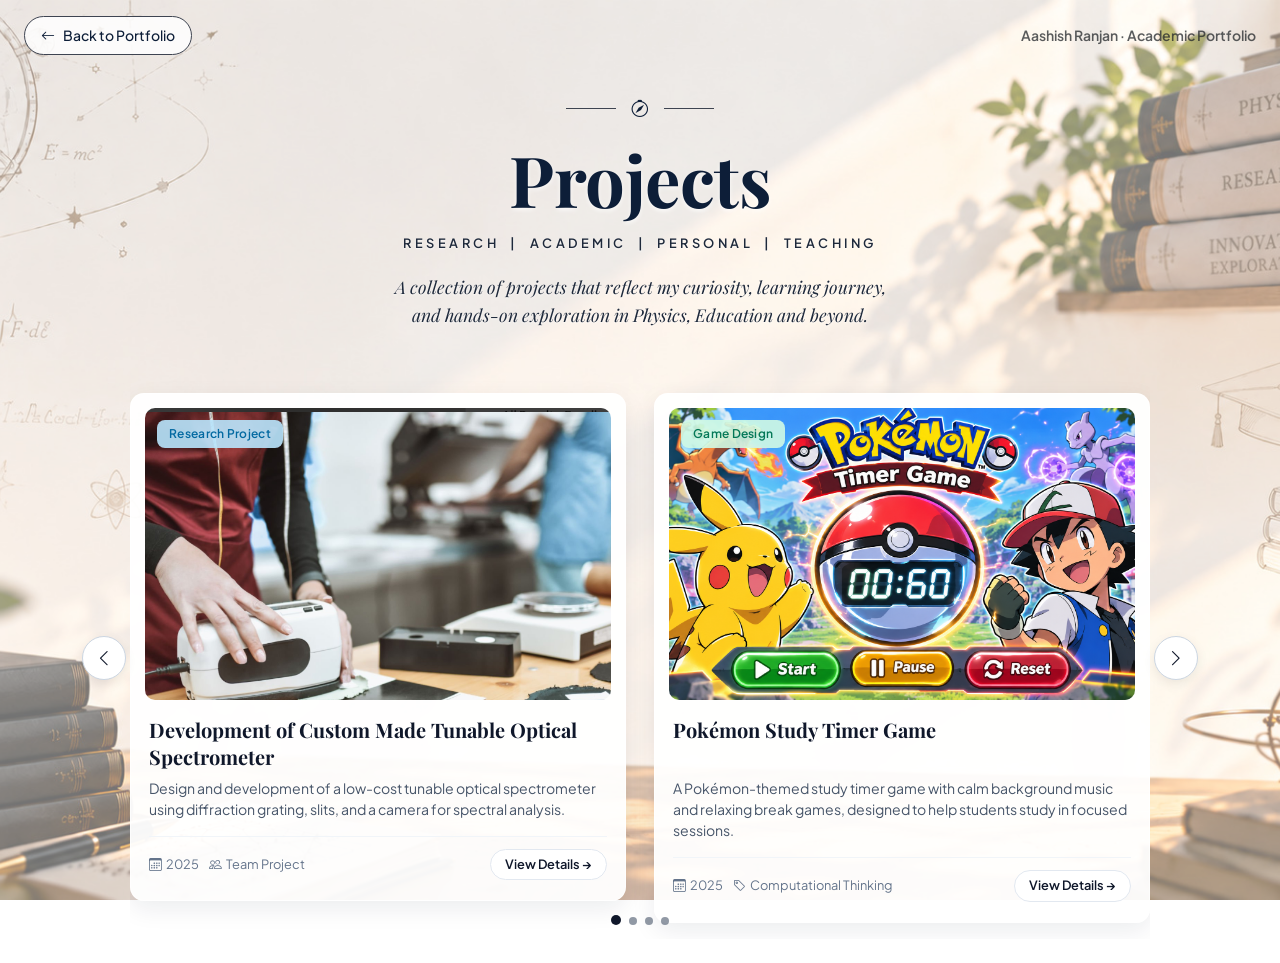
<file: projects.html>
<!DOCTYPE html>
<html lang="en">

<head>
  <meta charset="utf-8">
  <meta content="width=device-width, initial-scale=1.0" name="viewport">
  <title>Projects - Aashish Ranjan</title>
  <meta content="Academic and Research Projects by Aashish Ranjan" name="description">

  <!-- Favicons -->
  <link href="assets/img/favicon.png" rel="icon">
  <link href="assets/img/apple-touch-icon.png" rel="apple-touch-icon">

  <!-- Google Fonts -->
  <link href="https://fonts.googleapis.com" rel="preconnect">
  <link href="https://fonts.gstatic.com" rel="preconnect" crossorigin>
  <link href="https://fonts.googleapis.com/css2?family=Playfair+Display:ital,wght@0,400;0,600;0,700;1,400&family=Plus+Jakarta+Sans:wght@300;400;500;600;700&display=swap" rel="stylesheet">

  <!-- Vendor CSS Files -->
  <link href="assets/vendor/bootstrap/css/bootstrap.min.css" rel="stylesheet">
  <link href="assets/vendor/bootstrap-icons/bootstrap-icons.css" rel="stylesheet">
  <link href="assets/vendor/aos/aos.css" rel="stylesheet">

  <!-- Swiper Carousel CSS -->
  <link rel="stylesheet" href="https://cdn.jsdelivr.net/npm/swiper@11/swiper-bundle.min.css" />

  <!-- Main CSS File -->
  <link href="assets/css/main.css" rel="stylesheet">

  <!-- Dedicated Projects CSS File -->
  <link href="assets/css/projects.css" rel="stylesheet">

</head>

<body>

  <!-- Top Navigation Bar -->
  <header class="projects-header py-3 px-4 d-flex justify-content-between align-items-center">
    <a href="index.html" class="btn btn-sm btn-outline-dark back-nav-btn d-inline-flex align-items-center gap-2 rounded-pill px-3 py-2">
      <i class="bi bi-arrow-left"></i> <span>Back to Portfolio</span>
    </a>
    <span class="text-muted small fw-semibold">Aashish Ranjan · Academic Portfolio</span>
  </header>

  <main class="py-4">
    <div class="container">

      <!-- Header Section -->
      <div class="text-center mb-5" data-aos="fade-down">
        <div class="header-ornament mb-3">
          <span class="ornament-line"></span>
          <i class="bi bi-compass ornament-icon"></i>
          <span class="ornament-line"></span>
        </div>

        <h1 class="projects-title">Projects</h1>
        <p class="projects-subcategories">RESEARCH &nbsp;|&nbsp; ACADEMIC &nbsp;|&nbsp; PERSONAL &nbsp;|&nbsp; TEACHING</p>
        <p class="projects-desc">
          A collection of projects that reflect my curiosity, learning journey,<br class="d-none d-md-block"> and hands-on exploration in Physics, Education and beyond.
        </p>
      </div>

      <!-- Carousel Slider Wrapper -->
      <div class="carousel-container position-relative px-md-5" data-aos="fade-up" data-aos-delay="150">

        <!-- Swiper Main -->
        <div class="swiper projectsSwiper">
          <div class="swiper-wrapper py-3">

            <!-- Slide 1: Optical Spectrometer -->
            <div class="swiper-slide">
              <div class="project-card">
                <div class="project-img-wrapper">
                  <span class="card-badge badge-research">Research Project</span>
                  <img src="assets/img/projects/spectrometer/spectrometer.png" alt="Tunable Optical Spectrometer">
                </div>
                <div class="card-content">
                  <h3 class="card-project-title">Development of Custom Made Tunable Optical Spectrometer</h3>
                  <p class="card-project-desc">Design and development of a low-cost tunable optical spectrometer using diffraction grating, slits, and a camera for spectral analysis.</p>
                  <div class="card-meta-footer">
                    <div class="meta-tags">
                      <span><i class="bi bi-calendar3 me-1"></i>2025</span>
                      <span><i class="bi bi-people me-1"></i>Team Project</span>
                    </div>
                    <a href="javascript:void(0);" class="btn-view-details" data-project="0">View Details &rarr;</a>
                  </div>
                </div>
              </div>
            </div>

            <!-- Slide 2: Pokémon Study Timer Game -->
            <div class="swiper-slide">
              <div class="project-card">
                <div class="project-img-wrapper">
                  <span class="card-badge badge-edu">Game Design</span>
                  <img src="assets/img/projects/pokemon-timer/herobg.png" alt="Pokémon Study Timer Game">
                </div>
                <div class="card-content">
                  <h3 class="card-project-title">Pokémon Study Timer Game</h3>
                  <p class="card-project-desc">A Pokémon-themed study timer game with calm background music and relaxing break games, designed to help students study in focused sessions.</p>
                  <div class="card-meta-footer">
                    <div class="meta-tags">
                      <span><i class="bi bi-calendar3 me-1"></i>2025</span>
                      <span><i class="bi bi-tag me-1"></i>Computational Thinking</span>
                    </div>
                    <a href="javascript:void(0);" class="btn-view-details" data-project="1">View Details &rarr;</a>
                  </div>
                </div>
              </div>
            </div>

            <!-- Slide 3: Stone Paper Scissors Game -->
            <div class="swiper-slide">
              <div class="project-card">
                <div class="project-img-wrapper">
                  <span class="card-badge badge-edu">Game Development</span>
                  <img src="assets/img/projects/stone-paper-scissors/herobg.png" alt="Stone Paper Scissors Game">
                </div>
                <div class="card-content">
                  <h3 class="card-project-title">Stone Paper Scissors Game</h3>
                  <p class="card-project-desc">A Stone Paper Scissors game built with HTML, CSS and JavaScript where the player can play against the computer, with the winner decided automatically.</p>
                  <div class="card-meta-footer">
                    <div class="meta-tags">
                      <span><i class="bi bi-calendar3 me-1"></i>2025</span>
                      <span><i class="bi bi-tag me-1"></i>Web Development</span>
                    </div>
                    <a href="javascript:void(0);" class="btn-view-details" data-project="2">View Details &rarr;</a>
                  </div>
                </div>
              </div>
            </div>


            <!-- Slide 4: Education Policy Project -->
            <div class="swiper-slide">
              <div class="project-card">
                <div class="project-img-wrapper">
                  <span class="card-badge badge-edu">Policy Project</span>
                  <img src="assets/img/projects/education-policy/herobg.png" alt="Education Policy Project">
                </div>
                <div class="card-content">
                  <h3 class="card-project-title">Education Policy: Suggested Changes</h3>
                  <p class="card-project-desc">A group study of current education policies and the changes that can improve them across pre-primary, primary and secondary education, staying close to NEP 2020.</p>
                  <div class="card-meta-footer">
                    <div class="meta-tags">
                      <span><i class="bi bi-calendar3 me-1"></i>2025</span>
                      <span><i class="bi bi-tag me-1"></i>Education Policy</span>
                    </div>
                    <a href="javascript:void(0);" class="btn-view-details" data-project="3">View Details &rarr;</a>
                  </div>
                </div>
              </div>
            </div>


            <!-- Slide 5: Game-Based Learning (Circular Motion) -->
            <div class="swiper-slide">
              <div class="project-card">
                <div class="project-img-wrapper">
                  <span class="card-badge badge-edu">Game-Based Learning</span>
                  <img src="assets/img/projects/game-based-learning/herobg.png" alt="Game-Based Learning: Circular Motion">
                </div>
                <div class="card-content">
                  <h3 class="card-project-title">Game-Based Learning: Understanding Circular Motion</h3>
                  <p class="card-project-desc">A low-cost game-based learning activity for school students that uses cut bottles and gravel to explain circular motion and how friction balances gravity.</p>
                  <div class="card-meta-footer">
                    <div class="meta-tags">
                      <span><i class="bi bi-calendar3 me-1"></i>2025</span>
                      <span><i class="bi bi-tag me-1"></i>Physics Education</span>
                    </div>
                    <a href="javascript:void(0);" class="btn-view-details" data-project="4">View Details &rarr;</a>
                  </div>
                </div>
              </div>
            </div>

          </div>

          <!-- Pagination Dots -->
          <div class="swiper-pagination mt-4"></div>
        </div>

        <!-- Custom Navigation Buttons -->
        <button class="custom-nav-btn btn-prev" aria-label="Previous slide">
          <i class="bi bi-chevron-left"></i>
        </button>
        <button class="custom-nav-btn btn-next" aria-label="Next slide">
          <i class="bi bi-chevron-right"></i>
        </button>

      </div>

    </div>
  </main>

  <!-- Project Detail View (opens when "View Details" is clicked) -->
  <div class="pd-overlay" id="pdOverlay" aria-modal="true" role="dialog">
    <div class="pd-wrap" id="pdWrap"></div>
  </div>
  <div class="pd-zoom" id="pdZoom"></div>

  <!-- Vendor JS Files -->
  <script src="assets/vendor/bootstrap/js/bootstrap.bundle.min.js"></script>
  <script src="assets/vendor/aos/aos.js"></script>
  <script src="https://cdn.jsdelivr.net/npm/swiper@11/swiper-bundle.min.js"></script>

  <script>
    AOS.init({
      duration: 600,
      easing: 'ease-in-out',
      once: true
    });

    // Swiper Carousel Initialization
    // (992px: 2 cards because there are 2 projects; change to 3 when you add more)
    const swiper = new Swiper('.projectsSwiper', {
      slidesPerView: 1,
      spaceBetween: 24,
      loop: false,
      navigation: {
        nextEl: '.btn-next',
        prevEl: '.btn-prev',
      },
      pagination: {
        el: '.swiper-pagination',
        clickable: true,
      },
      breakpoints: {
        640: {
          slidesPerView: 2,
          spaceBetween: 20,
        },
        992: {
          slidesPerView: 2,
          spaceBetween: 28,
        }
      }
    });
  </script>

  <!-- Project Detail Data + Logic -->
  <script>
    /* Edit the details of each project here.
       Leave an image path as '' to show an "Image coming soon" box.
       Leave a download url as '' to show a greyed-out button. */
    const PROJECTS = [
      {
        badge: 'Research Project',
        title: 'Development of Custom Made Tunable Optical Spectrometer',
        desc: 'Design and development of a low-cost tunable optical spectrometer using diffraction grating, slits, and a camera for spectral analysis.',
        year: '2025', type: 'Team Project', tag: 'Optics | Spectroscopy',
        domain: 'Optics &amp; Spectroscopy',
        tools: 'Diffraction Grating, Slits, Camera, Origin (Graph Plot)',
        team: 'Aashish Ranjan, Anushka Rathore',
        supervisor: 'Dr. Sagar Kumar Verma',
        hero: 'assets/img/projects/spectrometer/spectrometer.png',
        intro: 'A custom made tunable optical spectrometer was developed using a diffraction grating, slits and a camera to capture and analyze spectra. The aim was to build a low-cost, easy-to-assemble system for educational and research purposes.',
        setupImg: 'assets/img/projects/spectrometer/setup.jpeg',
        setupCap: 'Experimental setup: Light Source, Slit, Diffraction Grating, Lens, Camera',
        principle: 'The spectrometer works on the principle of diffraction and interference. A narrow slit produces a well-defined beam which is diffracted by a grating. The diffracted light is focused onto a camera to record the spectrum. The wavelength is determined using the grating equation:',
        formula: '<i>d</i> sin <i>θ</i> = <i>mλ</i>',
        method: [
          'Use a CD/DVD reflection element as the diffraction grating',
          'Fix an adjustable slit assembly to get a narrow beam',
          'Record the diffracted spectrum with a camera',
          'Calibrate and analyse using Holmarc Image Analyser Pro',
          'Compare intensity vs wavelength with and without the slit'
        ],
        results: [
          { src: 'assets/img/projects/spectrometer/result-1.png', cap: 'Intensity vs Wavelength' },
          { src: 'assets/img/projects/spectrometer/result-2.png', cap: 'Gray value vs distance (pixels), ImageJ' }
        ],
        observations: '',
        gallery: [
          'assets/img/projects/spectrometer/gallery-1.png',
          'assets/img/projects/spectrometer/gallery-2.jpeg',
          'assets/img/projects/spectrometer/gallery-3.png',
          'assets/img/projects/spectrometer/gallery-4.jpeg'
        ],
        learnings: [
          'A CD can work as a reflection diffraction grating: its closely spaced tracks split white light into a spectrum, and the grating equation d sin θ = nλ connects the diffraction angle to the wavelength.',
          'Alignment matters the most. Even a small change in the CD angle, slit width or camera position visibly changed the position and clarity of the spectrum.',
          'The slit controls a trade-off: a wider slit gave a brighter but blurred spectrum, while a narrower slit gave a sharper but fainter one.',
          'Plotting intensity with and without the slit showed in practice how a slit improves spectral resolution.',
          'A mobile camera with image-analysis software can turn a qualitative demonstration into basic quantitative analysis of intensity versus position.',
          'Most difficulties were experimental, not theoretical: low intensity, dark-room conditions and measuring the diffraction angle accurately. This taught me how much precision and calibration matter in optical measurements.',
          'As a future physics teacher, I also saw how a low-cost setup can make diffraction and interference observable for students.'
        ],
        references: [
          'H.C. Verma, <i>Concepts of Physics (Part 2)</i>, Bharati Bhawan.',
          'Ajoy Ghatak, <i>Optics</i>, McGraw Hill Education (studied for the theory).',
          'NCERT, <i>Physics Class XII (Part II)</i>, NCERT Publications.',
          'Eugene Hecht, <i>Optics</i>, Pearson Education.',
          'Jenkins &amp; White, <i>Fundamentals of Optics</i>, McGraw Hill.'
        ],
        resources: [
          'CD, DVD and VD diffraction gratings were obtained from Dr. Sagar Kumar Verma.',
          'The experiments were carried out in the Optics Lab.'
        ],
        highlights: [
          'Low-cost and easy to assemble',
          'Captures clear spectral data',
          'Useful for educational demonstrations',
          'Scope for further improvement'
        ],
        downloads: [
          { label: 'Project Report (PDF)', url: 'assets/img/projects/spectrometer/Report(optics).pdf' }
        ]
      },
      {
        badge: 'Game Design',
        title: 'Pokémon Study Timer Game',
        desc: 'A Pokémon-themed study timer game with calm background music and relaxing break games, designed to help students study in focused sessions.',
        year: '2025', type: 'Team Project', tag: 'Computational Thinking',
        domain: 'Game Design &amp; Computational Thinking',
        tools: 'Scratch programming, Game Design Principles, Music Editing tools',
        team: 'Aashish Ranjan, L. Banny, Chandan Kumar',
        supLabel: 'Instructor',
        supervisor: 'Dr. Romi Banerjee',
        hero: 'assets/img/projects/pokemon-timer/herobg.png',
        /* Text-only sections (no images except the hero image above) */
        sections: [
          {
            tab: 'Overview', title: 'Introduction',
            body: '<p>A Pokémon-themed study timer game, designed and programmed by our team as a project for the Computational Thinking course. It helps students study in focused sessions: a student sets a timer (for example 25 minutes) and studies while calm background music plays.</p><p>Many students find it easier to study with music, and this game is made for them. When the session ends, the student can take a break and relax with a Pokémon game before getting back to studying.</p>'
          },
          {
            tab: 'Features', title: 'Features',
            body: '<ul><li><b>Study timer:</b> set any study duration, such as 25 minutes, and the timer keeps the session on track.</li><li><b>Background music:</b> calm music plays while studying to keep the mind relaxed and focused.</li><li><b>Breaks:</b> breaks can be added between study sessions.</li><li><b>Relaxing Pokémon games:</b> mind-relaxing Pokémon games are available during breaks.</li></ul>'
          },
          {
            tab: 'How It Works', title: 'How It Works',
            body: '<ol><li>The student chooses how long to study (for example, 25 minutes).</li><li>The timer starts and calm background music plays during the session.</li><li>When the time is up, the student takes a break.</li><li>During the break, the student plays one of the relaxing Pokémon games.</li><li>After the break, the student returns to the next study session.</li></ol>'
          },
          {
            tab: 'Goal', title: 'Goal and Approach',
            body: '<p>The goal of the project was to develop a problem-solving mindset. We started with a real problem, how to help students stay focused while studying, broke it into smaller parts (timer, music, breaks and break games), and then programmed each part step by step.</p>'
          },
          {
            tab: 'Team', title: 'Team and Guidance',
            body: '<ul><li><b>Contributors:</b> Aashish Ranjan, L. Banny and Chandan Kumar</li><li><b>Instructor:</b> Dr. Romi Banerjee</li><li><b>Course:</b> Computational Thinking</li></ul>'
          },
          {
            tab: 'Learnings', title: 'Learnings',
            body: '<ul><li>Breaking a big problem into smaller parts makes it much easier to design and program.</li><li>A good solution starts from a real need of the user: here, students who like to study with music.</li><li>Study time and break time both matter, so the game supports focus as well as relaxation.</li><li>Working in a team taught us to share tasks and combine our parts into one working game.</li></ul>'
          }
        ],
        highlights: [
          'Study timer for focused sessions',
          'Calm background music while studying',
          'Breaks with relaxing Pokémon games',
          'Designed and programmed by our team'
        ],
        downloads: []
      },
      {
        badge: 'Game Development',
        title: 'Stone Paper Scissors Game',
        desc: 'A Stone Paper Scissors game built with HTML, CSS and JavaScript where the player can play against the computer, with the winner decided automatically.',
        year: '2025', type: 'Team Project', tag: 'Web Development',
        domain: 'Web Development &amp; Game Logic',
        tools: 'HTML, CSS, JavaScript, Codecademy',
        team: 'Aashish Ranjan, Prince',
        supLabel: 'Mentor',
        supervisor: 'Er. Ajit Gupta',
        hero: 'assets/img/projects/stone-paper-scissors/herobg.png',
        /* Text-only sections (no images except the hero image above) */
        sections: [
          {
            tab: 'Overview', title: 'Introduction',
            body: '<p>A Stone Paper Scissors game made using HTML, CSS and JavaScript. The player can play the game against the computer, and the winner of every round is decided automatically.</p><p>The project was taken from the Codecademy platform and was completed under the guidance of our mentor, Er. Ajit Gupta.</p>'
          },
          {
            tab: 'Features', title: 'Features',
            body: '<ul><li><b>Play with the computer:</b> the player chooses stone, paper or scissors and the computer plays against them.</li><li><b>Random choice:</b> the computer\'s choice is generated randomly using the <code>Math.random()</code> function, so every round is different.</li><li><b>Automatic winner:</b> if-else conditions compare both choices and decide who wins the round.</li><li><b>Clean interface:</b> a better UI/UX design that makes the game easy and enjoyable to play.</li></ul>'
          },
          {
            tab: 'How It Works', title: 'How It Works',
            body: '<ol><li>The player chooses stone, paper or scissors.</li><li>The computer generates its own choice randomly using <code>Math.random()</code>.</li><li>JavaScript compares the player\'s choice with the computer\'s choice using if-else conditions.</li><li>The winner of the round is decided and shown to the player.</li></ol>'
          },
          {
            tab: 'Technologies', title: 'Technologies Used',
            body: '<ul><li><b>HTML:</b> structure of the game page.</li><li><b>CSS:</b> styling and layout of the interface.</li><li><b>JavaScript:</b> game logic, random choice of the computer and deciding the winner.</li></ul>'
          },
          {
            tab: 'Team', title: 'Team and Guidance',
            body: '<ul><li><b>Aashish Ranjan:</b> wrote the JavaScript code (game logic).</li><li><b>Prince:</b> designed the UI/UX of the game.</li><li><b>Mentor:</b> Er. Ajit Gupta</li><li><b>Platform:</b> Codecademy</li></ul>'
          },
          {
            tab: 'Learnings', title: 'Learnings',
            body: '<ul><li>How to use the <code>Math.random()</code> function to generate a random choice for the computer.</li><li>How if-else conditions help a program make decisions, such as finding the winner of a round.</li><li>Working in a team taught us to divide the work: one person focused on the design and the other on the code, and then we combined both into one working game.</li></ul>'
          }
        ],
        highlights: [
          'Play against the computer',
          'Random choice using Math.random()',
          'Winner decided with if-else conditions',
          'Built with HTML, CSS and JavaScript'
        ],
        downloads: []
      },
      {
        badge: 'Policy Project',
        title: 'Education Policy: Suggested Changes',
        desc: 'A group study of current education policies and the changes that can improve them across pre-primary, primary and secondary education, staying close to NEP 2020.',
        year: '2025', type: 'Team Project', tag: 'Education Policy',
        domain: 'Education Policy',
        tools: 'Wikipedia and older sources for research, group discussion',
        team: 'Aashish Ranjan, Harshvardhan, Chanchal, Anusha, Chandan',
        supLabel: 'Instructor',
        supervisor: 'Pankaj Chavan',
        hero: 'assets/img/projects/education-policy/herobg.png',
        /* Text-only sections (no images except the hero image above) */
        sections: [
          {
            tab: 'Overview', title: 'Introduction',
            body: '<p>This project was done in the Education Policy course. Our team studied the current education policies and tried to find what changes could be made in them to make them better.</p><p>Every member researched the topic, and then we combined our findings and the changes we felt were needed into one common policy.</p>'
          },
          {
            tab: 'Objective', title: 'Objective and Approach',
            body: '<p>The main question of the project was: <b>what more can we change in the current education policies?</b></p><p>Our idea was to keep our policy close to the National Education Policy 2020 and not to differ too much from it. So we looked for improvements and suggestions that fit within the NEP 2020 vision instead of creating a completely new structure.</p>'
          },
          {
            tab: 'Research', title: 'Research',
            body: '<p>All the members did research on the topic. We read data from Wikipedia and from many older sources, and compared what was written there with the present policy. From this we noted down the changes that we thought were necessary.</p>'
          },
          {
            tab: 'Work Division', title: 'Division of Work',
            body: '<p>To cover every stage of schooling, we divided the work among the group members:</p><ul><li><b>Pre-primary education:</b> research and suggested changes for the early years.</li><li><b>Primary education:</b> research and suggested changes for the primary stage.</li><li><b>Secondary education:</b> research and suggested changes for the secondary stage.</li></ul><p>Each group worked on its own stage and came up with its own data and suggestions.</p>'
          },
          {
            tab: 'Integration', title: 'Integration',
            body: '<p>In the end, we brought together the data of all the stages and integrated the changes we felt should be made. The result was one combined policy that connects pre-primary, primary and secondary education.</p>'
          },
          {
            tab: 'Gallery', title: 'Gallery',
            body: '<div class="pd-gal"><div class="pd-slot"><img src="assets/img/projects/education-policy/gallery-1.png" alt="Education Policy project photo"></div></div>'
          },
          {
            tab: 'Team', title: 'Team and Guidance',
            body: '<ul><li><b>Team members:</b> Aashish Ranjan, Harshvardhan, Chanchal, Anusha and Chandan</li><li><b>Instructor:</b> Pankaj Chavan</li><li><b>Course:</b> Education Policy</li></ul>'
          },
          {
            tab: 'Learnings', title: 'Learnings',
            body: '<ul><li>Good policy-making starts with research, by reading and comparing many sources before deciding on any change.</li><li>Education has different needs at every stage, so pre-primary, primary and secondary education must be studied separately and then connected.</li><li>Building on an existing policy such as NEP 2020 is more practical than starting from zero.</li><li>Dividing the work and then integrating it taught us how to combine many people\'s ideas into one document.</li></ul>'
          }
        ],
        highlights: [
          'Studied current education policies',
          'Stayed close to NEP 2020',
          'Pre-primary, primary and secondary stages covered',
          'Combined research of the whole team'
        ],
        downloads: []
      },
      {
        badge: 'Game-Based Learning',
        title: 'Game-Based Learning: Understanding Circular Motion',
        desc: 'A low-cost game-based learning activity for school students that uses cut bottles and gravel to explain circular motion and how friction balances gravity.',
        year: '2025', type: 'Team Project', tag: 'Physics Education',
        domain: 'Physics Education &amp; Game-Based Learning',
        tools: 'Cut bottles, gravel (small stones)',
        team: 'Aashish Ranjan, Jashim, Himanshu Gajrola',
        supLabel: 'Instructor',
        supervisor: 'Dr. Rachel Philip Ma\'am',
        hero: 'assets/img/projects/game-based-learning/herobg.png',
        /* Text-only sections (no images except the hero image above) */
        sections: [
          {
            tab: 'Overview', title: 'Introduction',
            body: '<p>This project was done under the guidance of Rachel Ma\'am. Our team designed a game-based learning activity for students of 8th and 9th standard to help them understand circular motion in a simple and interesting way.</p><p>The activity uses very simple materials, so it is low-cost and easy to make, and students can learn the concept by playing with it.</p>'
          },
          {
            tab: 'Concept', title: 'Concept',
            body: '<p>The aim was to show how <b>frictional force balances gravitational force</b> in circular motion. Students often study this only as a formula, so we wanted them to see it happen in front of them.</p>'
          },
          {
            tab: 'Materials', title: 'Materials Used',
            body: '<ul><li><b>Cut bottles:</b> used as the container for the activity.</li><li><b>Gravel (small stones):</b> the objects that move inside the bottle.</li></ul>'
          },
          {
            tab: 'How It Works', title: 'How It Works',
            body: '<ol><li>Gravel is placed inside the cut bottle.</li><li>The bottle is moved in a circular motion.</li><li>While moving, the gravel stays pressed against the inside of the bottle and keeps moving along with it at a steady position.</li><li>Even when the bottle is lifted upward, the gravel does not fall down.</li></ol><p>This showed the students that friction acts against gravity and balances it, which is why the gravel does not fall.</p>'
          },
          {
            tab: 'Real-Life Example', title: 'Real-Life Example: Well of Death',
            body: '<p>To connect the activity with real life, we used the example of the <b>Well of Death (Maut ka Kuan)</b>. We explained, with the help of our model, why the vehicles can keep moving on the wall of the well without falling down. It is the same idea as the gravel in the bottle.</p>'
          },
          {
            tab: 'Presentation', title: 'Presentation and Response',
            body: '<p>We presented the activity in front of students. They enjoyed it a lot and found it very interesting. Because it was low-cost and hands-on, they took part with interest, and the concept was understood by the students.</p>'
          },
          {
            tab: 'Team', title: 'Team and Guidance',
            body: '<ul><li><b>Team members:</b> Aashish Ranjan, Jashim and Himanshu Gajrola</li><li><b>Instructor:</b> Dr. Rachel Philip Ma\'am</li><li><b>Target students:</b> 8th and 9th standard</li></ul>'
          },
          {
            tab: 'Learnings', title: 'Learnings',
            body: '<ul><li>A concept that looks difficult in theory becomes much easier when students can see and try it themselves.</li><li>A good teaching model does not need to be costly: simple everyday materials can explain real physics.</li><li>Connecting a concept with a real-life example, like the Well of Death, helps students remember it.</li><li>Presenting to real students taught us how to explain an idea in a simple way and how to keep them interested.</li></ul>'
          }
        ],
        highlights: [
          'Low-cost, hands-on model',
          'Shows friction balancing gravity',
          'Linked to the Well of Death example',
          'Presented to students and liked by them'
        ],
        downloads: []
      }
    ];

    (function () {
      const ov = document.getElementById('pdOverlay');
      const wrap = document.getElementById('pdWrap');
      const zoom = document.getElementById('pdZoom');
      const todo = '<span class="pd-todo">To be added</span>';
      const li = x => '<li>' + x + '</li>';
      const slot = (src, label, cls) => src
        ? '<div class="pd-slot ' + (cls || '') + '"><img src="' + src + '" alt="' + label + '"></div>'
        : '<div class="pd-slot pd-empty ' + (cls || '') + '"><span>Image coming soon<small>' + label + '</small></span></div>';
      const fig = (src, cap) => src
        ? '<figure class="pd-fig"><img src="' + src + '" alt="' + cap + '"><figcaption>' + cap + '</figcaption></figure>'
        : slot('', cap, '');
      const tabs = [['Overview', 'pd-s1'], ['Methodology', 'pd-s4'], ['Results', 'pd-s5'], ['Gallery', 'pd-s6'], ['Learnings', 'pd-s7'], ['References', 'pd-s8']];
      let curTabs = tabs;

      function render(p) {
        // Projects with "sections" are text-only; others use the full layout (setup, results, gallery...)
        curTabs = p.sections ? p.sections.map((s, i) => [s.tab || s.title, 'pd-t' + i]) : tabs;
        const tabsHtml = curTabs.map((t, k) => '<button data-s="' + t[1] + '"' + (k ? '' : ' class="pd-act"') + '>' + t[0] + '</button>').join('');
        const dl = p.downloads.map(d => d.url
          ? '<a class="pd-dl" href="' + d.url + '" target="_blank" rel="noopener">' + d.label + ' <span>⬇</span></a>'
          : '<div class="pd-dl pd-off" title="Coming soon">' + d.label + ' <span>⬇</span></div>').join('');
        let main;
        if (p.sections) {
          main = p.sections.map((s, i) => '<div class="pd-sec" id="pd-t' + i + '"><h4>' + (i + 1) + '. ' + s.title + '</h4>' + s.body + '</div>').join('');
        } else {
          const res = p.results.map(r => fig(r.src, r.cap)).join('');
          const gal = p.gallery.map((g, n) => slot(g, 'Photo ' + (n + 1), '')).join('');
          const learn = p.learnings.length ? '<ul>' + p.learnings.map(li).join('') + '</ul>' : '<p>' + todo + '</p>';
          const refs = p.references.length
            ? '<ol>' + p.references.map(li).join('') + '</ol>' +
              (p.resources.length ? '<p style="margin-top:14px"><b style="color:#1f2937">Resources used</b></p><ul>' + p.resources.map(li).join('') + '</ul>' : '')
            : '<p>' + todo + '</p>';
          main = '<div class="pd-sec" id="pd-s1"><h4>1. Introduction</h4><p>' + p.intro + '</p></div>' +
            '<div class="pd-sec" id="pd-s2"><h4>2. Experimental Setup</h4>' + fig(p.setupImg, p.setupCap) + '</div>' +
            '<div class="pd-sec" id="pd-s3"><h4>3. Working Principle</h4><p>' + p.principle + '</p>' + (p.formula ? '<div class="pd-fm">' + p.formula + '</div>' : '') + '</div>' +
            '<div class="pd-sec" id="pd-s4"><h4>4. Methodology</h4><ol>' + p.method.map(li).join('') + '</ol></div>' +
            '<div class="pd-sec" id="pd-s5"><h4>5. Results</h4><div class="pd-two">' + res + '</div><p style="margin-top:10px">' + (p.observations || todo) + '</p></div>' +
            '<div class="pd-sec" id="pd-s6"><h4>6. Gallery</h4><div class="pd-gal">' + gal + '</div></div>' +
            '<div class="pd-sec" id="pd-s7"><h4>7. Learnings</h4>' + learn + '</div>' +
            '<div class="pd-sec" id="pd-s8"><h4>8. References</h4>' + refs + '</div>';
        }
        return '<button class="pd-back" id="pdBack">← Back to Projects</button>' +
          '<div class="pd-hero"><div><span class="pd-chip">' + p.badge + '</span><h2>' + p.title + '</h2><p>' + p.desc + '</p>' +
          '<div class="pd-meta"><span>📅 ' + p.year + '</span><span>👥 ' + p.type + '</span><span>🏷 ' + p.tag + '</span></div></div>' +
          slot(p.hero, 'Hero image', 'pd-h') + '</div>' +
          '<div class="pd-tabs" id="pdTabs">' + tabsHtml + '</div>' +
          '<div class="pd-cols"><div>' + main + '</div><aside>' +
          '<div class="pd-box"><h5>Project Details</h5>' +
          '<div class="pd-row"><b>Year</b>' + p.year + '</div><div class="pd-row"><b>Type</b>' + p.badge + '</div>' +
          '<div class="pd-row"><b>Domain</b>' + p.domain + '</div><div class="pd-row"><b>Tools Used</b>' + (p.tools || todo) + '</div>' +
          '<div class="pd-row"><b>Team</b>' + p.team + '</div><div class="pd-row"><b>' + (p.supLabel || 'Supervisor') + '</b>' + (p.supervisor || todo) + '</div></div>' +
          '<div class="pd-box"><h5>Key Highlights</h5>' + p.highlights.map(h => '<div class="pd-hl">' + h + '</div>').join('') + '</div>' +
          (p.downloads.length ? '<div class="pd-box"><h5>Downloads</h5>' + dl + '</div>' : '') +
          '</aside></div>';
      }

      function openDetail(i) {
        wrap.innerHTML = render(PROJECTS[i]);
        ov.classList.add('pd-on');
        ov.scrollTop = 0;
        document.body.style.overflow = 'hidden';
      }
      function closeDetail() {
        ov.classList.remove('pd-on');
        document.body.style.overflow = '';
      }
      function openZoom(src) {
        zoom.innerHTML = '<img src="' + src + '" alt="">';
        zoom.classList.add('pd-on');
      }

      document.addEventListener('click', function (e) {
        const b = e.target.closest('[data-project]');
        if (b) { e.preventDefault(); openDetail(+b.dataset.project); }
      });
      wrap.addEventListener('click', function (e) {
        if (e.target.closest('#pdBack')) { closeDetail(); return; }
        const t = e.target.closest('#pdTabs button');
        if (t) {
          const el = document.getElementById(t.dataset.s);
          if (el) el.scrollIntoView({ behavior: 'smooth', block: 'start' });
          return;
        }
        const im = e.target.closest('.pd-slot img, .pd-fig img');
        if (im) openZoom(im.src);
      });
      zoom.addEventListener('click', function () { zoom.classList.remove('pd-on'); });
      ov.addEventListener('scroll', function () {
        let act = curTabs[0][1];
        curTabs.forEach(function (t) {
          const el = document.getElementById(t[1]);
          if (el && el.getBoundingClientRect().top < 120) act = t[1];
        });
        document.querySelectorAll('#pdTabs button').forEach(function (b) {
          b.classList.toggle('pd-act', b.dataset.s === act);
        });
      });
      document.addEventListener('keydown', function (e) {
        if (e.key === 'Escape') {
          if (zoom.classList.contains('pd-on')) zoom.classList.remove('pd-on');
          else closeDetail();
        }
      });
    })();
  </script>

</body>
</html>
</file>
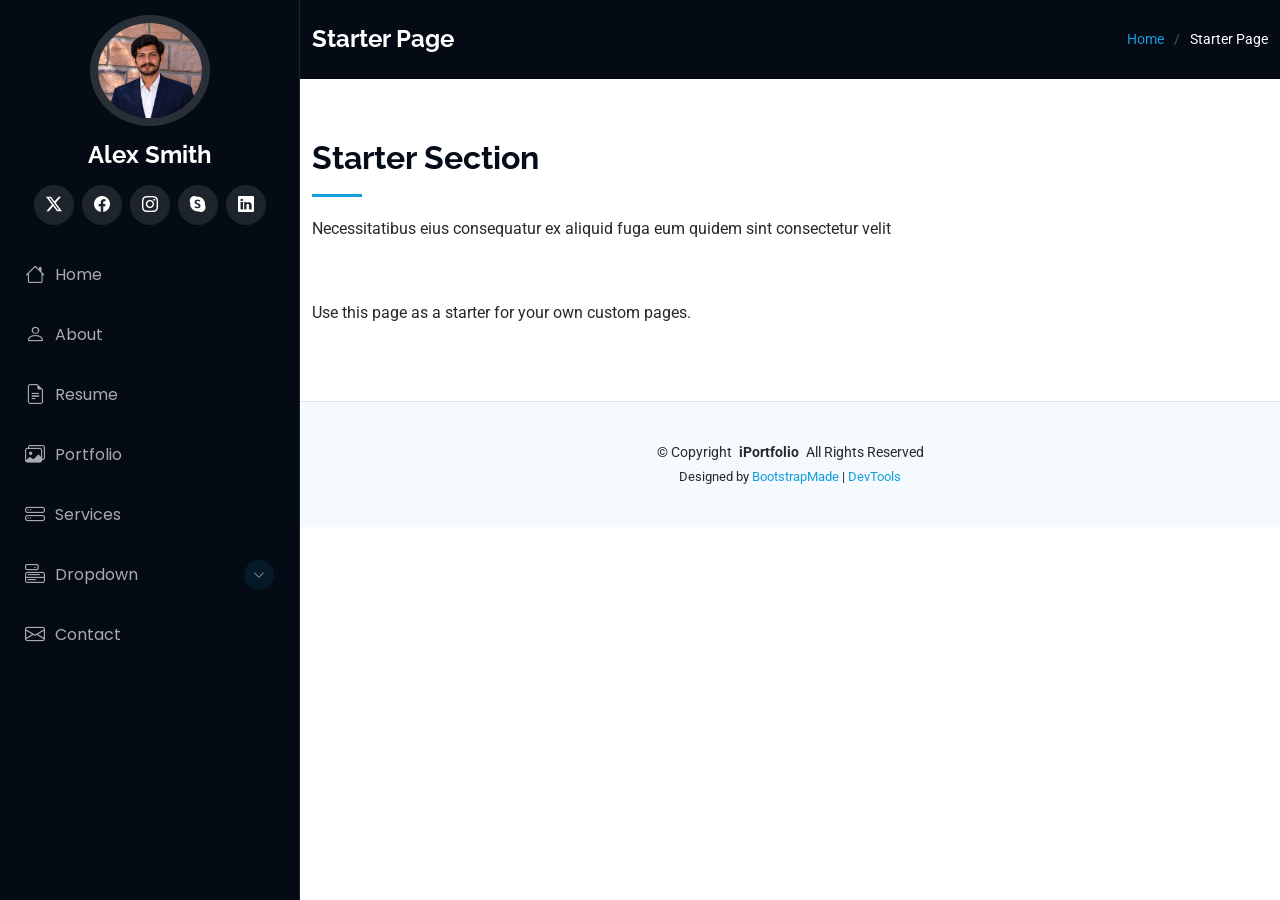
<file: starter-page.html>
<!DOCTYPE html>
<html lang="en">

<head>
  <meta charset="utf-8">
  <meta content="width=device-width, initial-scale=1.0" name="viewport">
  <title>Starter Page - iPortfolio Bootstrap Template</title>
  <meta content="" name="description">
  <meta content="" name="keywords">

  <!-- Favicons -->
  <link href="assets/img/favicon.png" rel="icon">
  <link href="assets/img/apple-touch-icon.png" rel="apple-touch-icon">

  <!-- Fonts -->
  <link href="https://fonts.googleapis.com" rel="preconnect">
  <link href="https://fonts.gstatic.com" rel="preconnect" crossorigin>
  <link href="https://fonts.googleapis.com/css2?family=Roboto:ital,wght@0,100;0,300;0,400;0,500;0,700;0,900;1,100;1,300;1,400;1,500;1,700;1,900&family=Poppins:ital,wght@0,100;0,200;0,300;0,400;0,500;0,600;0,700;0,800;0,900;1,100;1,200;1,300;1,400;1,500;1,600;1,700;1,800;1,900&family=Raleway:ital,wght@0,100;0,200;0,300;0,400;0,500;0,600;0,700;0,800;0,900;1,100;1,200;1,300;1,400;1,500;1,600;1,700;1,800;1,900&display=swap" rel="stylesheet">

  <!-- Vendor CSS Files -->
  <link href="assets/vendor/bootstrap/css/bootstrap.min.css" rel="stylesheet">
  <link href="assets/vendor/bootstrap-icons/bootstrap-icons.css" rel="stylesheet">
  <link href="assets/vendor/aos/aos.css" rel="stylesheet">
  <link href="assets/vendor/glightbox/css/glightbox.min.css" rel="stylesheet">
  <link href="assets/vendor/swiper/swiper-bundle.min.css" rel="stylesheet">

  <!-- Main CSS File -->
  <link href="assets/css/main.css" rel="stylesheet">

  <!-- =======================================================
  * Template Name: iPortfolio
  * Template URL: https://bootstrapmade.com/iportfolio-bootstrap-portfolio-websites-template/
  * Updated: Jun 29 2024 with Bootstrap v5.3.3
  * Author: BootstrapMade.com
  * License: https://bootstrapmade.com/license/
  ======================================================== -->
</head>

<body class="starter-page-page">

  <header id="header" class="header dark-background d-flex flex-column">
    <i class="header-toggle d-xl-none bi bi-list"></i>

    <div class="profile-img">
      <img src="assets/img/my-profile-img.jpg" alt="" class="img-fluid rounded-circle">
    </div>

    <a href="index.html" class="logo d-flex align-items-center justify-content-center">
      <!-- Uncomment the line below if you also wish to use an image logo -->
      <!-- <img src="assets/img/logo.png" alt=""> -->
      <h1 class="sitename">Alex Smith</h1>
    </a>

    <div class="social-links text-center">
      <a href="#" class="twitter"><i class="bi bi-twitter-x"></i></a>
      <a href="#" class="facebook"><i class="bi bi-facebook"></i></a>
      <a href="#" class="instagram"><i class="bi bi-instagram"></i></a>
      <a href="#" class="google-plus"><i class="bi bi-skype"></i></a>
      <a href="#" class="linkedin"><i class="bi bi-linkedin"></i></a>
    </div>

    <nav id="navmenu" class="navmenu">
      <ul>
        <li><a href="#hero"><i class="bi bi-house navicon"></i>Home</a></li>
        <li><a href="#about"><i class="bi bi-person navicon"></i> About</a></li>
        <li><a href="#resume"><i class="bi bi-file-earmark-text navicon"></i> Resume</a></li>
        <li><a href="#portfolio"><i class="bi bi-images navicon"></i> Portfolio</a></li>
        <li><a href="#services"><i class="bi bi-hdd-stack navicon"></i> Services</a></li>
        <li class="dropdown"><a href="#"><i class="bi bi-menu-button navicon"></i> <span>Dropdown</span> <i class="bi bi-chevron-down toggle-dropdown"></i></a>
          <ul>
            <li><a href="#">Dropdown 1</a></li>
            <li class="dropdown"><a href="#"><span>Deep Dropdown</span> <i class="bi bi-chevron-down toggle-dropdown"></i></a>
              <ul>
                <li><a href="#">Deep Dropdown 1</a></li>
                <li><a href="#">Deep Dropdown 2</a></li>
                <li><a href="#">Deep Dropdown 3</a></li>
                <li><a href="#">Deep Dropdown 4</a></li>
                <li><a href="#">Deep Dropdown 5</a></li>
              </ul>
            </li>
            <li><a href="#">Dropdown 2</a></li>
            <li><a href="#">Dropdown 3</a></li>
            <li><a href="#">Dropdown 4</a></li>
          </ul>
        </li>
        <li><a href="#contact"><i class="bi bi-envelope navicon"></i> Contact</a></li>
      </ul>
    </nav>

  </header>

  <main class="main">

    <!-- Page Title -->
    <div class="page-title dark-background">
      <div class="container d-lg-flex justify-content-between align-items-center">
        <h1 class="mb-2 mb-lg-0">Starter Page</h1>
        <nav class="breadcrumbs">
          <ol>
            <li><a href="index.html">Home</a></li>
            <li class="current">Starter Page</li>
          </ol>
        </nav>
      </div>
    </div><!-- End Page Title -->

    <!-- Starter Section Section -->
    <section id="starter-section" class="starter-section section">

      <!-- Section Title -->
      <div class="container section-title" data-aos="fade-up">
        <h2>Starter Section</h2>
        <p>Necessitatibus eius consequatur ex aliquid fuga eum quidem sint consectetur velit</p>
      </div><!-- End Section Title -->

      <div class="container" data-aos="fade-up">
        <p>Use this page as a starter for your own custom pages.</p>
      </div>

    </section><!-- /Starter Section Section -->

  </main>

  <footer id="footer" class="footer position-relative light-background">

    <div class="container">
      <div class="copyright text-center ">
        <p>© <span>Copyright</span> <strong class="px-1 sitename">iPortfolio</strong> <span>All Rights Reserved</span></p>
      </div>
      <div class="credits">
        <!-- All the links in the footer should remain intact. -->
        <!-- You can delete the links only if you've purchased the pro version. -->
        <!-- Licensing information: https://bootstrapmade.com/license/ -->
        <!-- Purchase the pro version with working PHP/AJAX contact form: [buy-url] -->
        Designed by <a href="https://bootstrapmade.com/">BootstrapMade</a> | <a href="https://bootstrapmade.com/tools/">DevTools</a>
      </div>
    </div>

  </footer>

  <!-- Scroll Top -->
  <a href="#" id="scroll-top" class="scroll-top d-flex align-items-center justify-content-center"><i class="bi bi-arrow-up-short"></i></a>

  <!-- Preloader -->
  <div id="preloader"></div>

  <!-- Vendor JS Files -->
  <script src="assets/vendor/bootstrap/js/bootstrap.bundle.min.js"></script>
  <script src="assets/vendor/php-email-form/validate.js"></script>
  <script src="assets/vendor/aos/aos.js"></script>
  <script src="assets/vendor/typed.js/typed.umd.js"></script>
  <script src="assets/vendor/purecounter/purecounter_vanilla.js"></script>
  <script src="assets/vendor/waypoints/noframework.waypoints.js"></script>
  <script src="assets/vendor/glightbox/js/glightbox.min.js"></script>
  <script src="assets/vendor/imagesloaded/imagesloaded.pkgd.min.js"></script>
  <script src="assets/vendor/isotope-layout/isotope.pkgd.min.js"></script>
  <script src="assets/vendor/swiper/swiper-bundle.min.js"></script>

  <!-- Main JS File -->
  <script src="assets/js/main.js"></script>

</body>

</html>
</file>
<file: assets/css/main.css>
:root {
  --default-font: "Roboto",  system-ui, -apple-system, "Segoe UI", Roboto, "Helvetica Neue", Arial, "Noto Sans", "Liberation Sans", sans-serif, "Apple Color Emoji", "Segoe UI Emoji", "Segoe UI Symbol", "Noto Color Emoji";
  --heading-font: "Raleway",  sans-serif;
  --nav-font: "Poppins",  sans-serif;
}

/* Global Colors - The following color variables are used throughout the website. Updating them here will change the color scheme of the entire website */
:root { 
  --background-color: #ffffff; /* Background color for the entire website, including individual sections */
  --default-color: #272829; /* Default color used for the majority of the text content across the entire website */
  --heading-color: #050d18; /* Color for headings, subheadings and title throughout the website */
  --accent-color: #149ddd; /* Accent color that represents your brand on the website. It's used for buttons, links, and other elements that need to stand out */
  --surface-color: #ffffff; /* The surface color is used as a background of boxed elements within sections, such as cards, icon boxes, or other elements that require a visual separation from the global background. */
  --contrast-color: #ffffff; /* Contrast color for text, ensuring readability against backgrounds of accent, heading, or default colors. */
}

/* Nav Menu Colors - The following color variables are used specifically for the navigation menu. They are separate from the global colors to allow for more customization options */
:root {
  --nav-color: #a8a9b4;  /* The default color of the main navmenu links */
  --nav-hover-color: #ffffff; /* Applied to main navmenu links when they are hovered over or active */
  --nav-mobile-background-color: #040b14; /* Used as the background color for mobile navigation menu */
  --nav-dropdown-background-color: #040b14; /* Used as the background color for dropdown items that appear when hovering over primary navigation items */
  --nav-dropdown-color: #a8a9b4; /* Used for navigation links of the dropdown items in the navigation menu. */
  --nav-dropdown-hover-color: #ffffff; /* Similar to --nav-hover-color, this color is applied to dropdown navigation links when they are hovered over. */
}

/* Color Presets - These classes override global colors when applied to any section or element, providing reuse of the sam color scheme. */

.light-background {
  --background-color: #f4fafd;
  --surface-color: #ffffff;
}

.dark-background {
  --background-color: #040b14;
  --default-color: #ffffff;
  --heading-color: #ffffff;
  --surface-color: #151f2b;
  --contrast-color: #ffffff;
}

/* Smooth scroll */
:root {
  scroll-behavior: smooth;
}

/*--------------------------------------------------------------
# General Styling & Shared Classes
--------------------------------------------------------------*/
body {
  color: var(--default-color);
  background-color: var(--background-color);
  font-family: var(--default-font);
}

a {
  color: var(--accent-color);
  text-decoration: none;
  transition: 0.3s;
}

a:hover {
  color: color-mix(in srgb, var(--accent-color), transparent 25%);
  text-decoration: none;
}

h1,
h2,
h3,
h4,
h5,
h6 {
  color: var(--heading-color);
  font-family: var(--heading-font);
}

/* PHP Email Form Messages
------------------------------*/
.php-email-form .error-message {
  display: none;
  background: #df1529;
  color: #ffffff;
  text-align: left;
  padding: 15px;
  margin-bottom: 24px;
  font-weight: 600;
}

.php-email-form .sent-message {
  display: none;
  color: #ffffff;
  background: #059652;
  text-align: center;
  padding: 15px;
  margin-bottom: 24px;
  font-weight: 600;
}

.php-email-form .loading {
  display: none;
  background: var(--surface-color);
  text-align: center;
  padding: 15px;
  margin-bottom: 24px;
}

.php-email-form .loading:before {
  content: "";
  display: inline-block;
  border-radius: 50%;
  width: 24px;
  height: 24px;
  margin: 0 10px -6px 0;
  border: 3px solid var(--accent-color);
  border-top-color: var(--surface-color);
  animation: php-email-form-loading 1s linear infinite;
}

@keyframes php-email-form-loading {
  0% {
    transform: rotate(0deg);
  }

  100% {
    transform: rotate(360deg);
  }
}

/*--------------------------------------------------------------
# Global Header
--------------------------------------------------------------*/
.header {
  color: var(--default-color);
  background-color: var(--background-color);
  position: fixed;
  top: 0;
  left: 0;
  bottom: 0;
  padding: 0 15px;
  width: 300px;
  transition: all ease-in-out 0.3s;
  overflow-y: auto;
  z-index: 997;
  border-right: 1px solid color-mix(in srgb, var(--default-color), transparent 90%);
}

.header .profile-img img {
  margin: 15px auto;
  display: block;
  width: 120px;
  border: 8px solid color-mix(in srgb, var(--default-color), transparent 85%);
}

.header .logo {
  line-height: 1;
  margin-bottom: 15px;
}

.header .logo img {
  max-height: 32px;
  margin-right: 8px;
}

.header .logo h1 {
  font-size: 24px;
  margin: 0;
  font-weight: 700;
  color: var(--heading-color);
}

.header .social-links {
  margin: 0 0 20px 0;
}

.header .social-links a {
  font-size: 16px;
  display: inline-flex;
  align-items: center;
  justify-content: center;
  background: color-mix(in srgb, var(--default-color), transparent 90%);
  color: var(--default-color);
  margin: 0 2px;
  border-radius: 50%;
  text-align: center;
  width: 40px;
  height: 40px;
  transition: 0.3s;
}

.header .social-links a:hover {
  color: var(--contrast-color);
  background: var(--accent-color);
}

@media (min-width: 1200px) {

  .header~main,
  .header~#footer {
    margin-left: 300px;
  }
}

@media (max-width: 1199px) {
  .header {
    left: -100%;
  }
}

.header.header-show {
  left: 0;
}

.header .header-toggle {
  color: var(--contrast-color);
  background-color: var(--accent-color);
  font-size: 22px;
  display: flex;
  align-items: center;
  justify-content: center;
  width: 40px;
  height: 40px;
  border-radius: 50%;
  cursor: pointer;
  position: fixed;
  top: 15px;
  right: 15px;
  z-index: 9999;
  transition: background-color 0.3s;
}

.header .header-toggle:hover {
  color: var(--contrast-color);
  background-color: color-mix(in srgb, var(--accent-color) 90%, white 15%);
}

/*--------------------------------------------------------------
# Navigation Menu
--------------------------------------------------------------*/
.mobile-nav-toggle {
  display: none;
}

.navmenu {
  padding: 0;
  z-index: 9997;
}

.navmenu ul {
  list-style: none;
  padding: 0 0 20px 0;
  margin: 0;
}

.navmenu a,
.navmenu a:focus {
  color: var(--nav-color);
  padding: 15px 10px;
  font-family: var(--nav-font);
  font-size: 16px;
  font-weight: 400;
  display: flex;
  align-items: center;
  white-space: nowrap;
  transition: 0.3s;
  width: 100%;
}

.navmenu a .navicon,
.navmenu a:focus .navicon {
  font-size: 20px;
  margin-right: 10px;
}

.navmenu a .toggle-dropdown,
.navmenu a:focus .toggle-dropdown {
  font-size: 12px;
  line-height: 0;
  margin-left: auto;
  width: 30px;
  height: 30px;
  display: flex;
  align-items: center;
  justify-content: center;
  border-radius: 50%;
  transition: 0.3s;
  flex-shrink: 0;
  background-color: color-mix(in srgb, var(--accent-color), transparent 90%);
}

.navmenu a .toggle-dropdown:hover,
.navmenu a:focus .toggle-dropdown:hover {
  background-color: var(--accent-color);
  color: var(--contrast-color);
}

.navmenu a:hover,
.navmenu .active,
.navmenu .active:focus {
  color: var(--nav-hover-color);
}

.navmenu a:hover .navicon,
.navmenu .active .navicon,
.navmenu .active:focus .navicon {
  color: var(--accent-color);
}

.navmenu .active .toggle-dropdown,
.navmenu .active:focus .toggle-dropdown {
  background-color: var(--accent-color);
  color: var(--contrast-color);
  transform: rotate(180deg);
}

.navmenu .dropdown {
  display: block;
}

.navmenu .dropdown a,
.navmenu .dropdown a:focus {
  color: --nav-dropdown-color;
}

.navmenu .dropdown a:hover,
.navmenu .dropdown .active,
.navmenu .dropdown .active:focus {
  color: var(--nav-dropdown-hover-color);
}

.navmenu .dropdown ul {
  position: static;
  display: none;
  z-index: 99;
  padding: 5px 10px;
  margin: 5px 10px;
  background-color: var(--nav-dropdown-background-color);
  border: 1px solid color-mix(in srgb, var(--default-color), transparent 90%);
  box-shadow: none;
  transition: all 0.5s ease-in-out;
}

.navmenu .dropdown ul ul {
  background-color: rgba(33, 37, 41, 0.1);
}

.navmenu .dropdown>.dropdown-active {
  display: block;
  background-color: rgba(33, 37, 41, 0.03);
}

/*--------------------------------------------------------------
# Global Footer
--------------------------------------------------------------*/
.footer {
  color: var(--default-color);
  background-color: var(--background-color);
  font-size: 14px;
  padding: 40px 0;
  position: relative;
  border-top: 1px solid color-mix(in srgb, var(--default-color), transparent 90%);
}

.footer .copyright p {
  margin-bottom: 0;
}

.footer .credits {
  margin-top: 4px;
  font-size: 13px;
  text-align: center;
}

/*--------------------------------------------------------------
# Preloader
--------------------------------------------------------------*/
#preloader {
  position: fixed;
  inset: 0;
  z-index: 999999;
  overflow: hidden;
  background: var(--background-color);
  transition: all 0.6s ease-out;
}

#preloader:before {
  content: "";
  position: fixed;
  top: calc(50% - 30px);
  left: calc(50% - 30px);
  border: 6px solid #ffffff;
  border-color: var(--accent-color) transparent var(--accent-color) transparent;
  border-radius: 50%;
  width: 60px;
  height: 60px;
  animation: animate-preloader 1.5s linear infinite;
}

@keyframes animate-preloader {
  0% {
    transform: rotate(0deg);
  }

  100% {
    transform: rotate(360deg);
  }
}

/*--------------------------------------------------------------
# Scroll Top Button
--------------------------------------------------------------*/
.scroll-top {
  position: fixed;
  visibility: hidden;
  opacity: 0;
  right: 15px;
  bottom: -15px;
  z-index: 99999;
  background-color: var(--accent-color);
  width: 44px;
  height: 44px;
  border-radius: 50px;
  transition: all 0.4s;
}

.scroll-top i {
  font-size: 24px;
  color: var(--contrast-color);
  line-height: 0;
}

.scroll-top:hover {
  background-color: color-mix(in srgb, var(--accent-color), transparent 20%);
  color: var(--contrast-color);
}

.scroll-top.active {
  visibility: visible;
  opacity: 1;
  bottom: 15px;
}

/*--------------------------------------------------------------
# Disable aos animation delay on mobile devices
--------------------------------------------------------------*/
@media screen and (max-width: 768px) {
  [data-aos-delay] {
    transition-delay: 0 !important;
  }
}

/*--------------------------------------------------------------
# Global Page Titles & Breadcrumbs
--------------------------------------------------------------*/
.page-title {
  color: var(--default-color);
  background-color: var(--background-color);
  padding: 25px 0;
  position: relative;
}

.page-title h1 {
  font-size: 24px;
  font-weight: 700;
}

.page-title .breadcrumbs ol {
  display: flex;
  flex-wrap: wrap;
  list-style: none;
  padding: 0;
  margin: 0;
  font-size: 14px;
  font-weight: 400;
}

.page-title .breadcrumbs ol li+li {
  padding-left: 10px;
}

.page-title .breadcrumbs ol li+li::before {
  content: "/";
  display: inline-block;
  padding-right: 10px;
  color: color-mix(in srgb, var(--default-color), transparent 70%);
}

/*--------------------------------------------------------------
# Global Sections
--------------------------------------------------------------*/
section,
.section {
  color: var(--default-color);
  background-color: var(--background-color);
  padding: 60px 0;
  overflow: clip;
}

/*--------------------------------------------------------------
# Global Section Titles
--------------------------------------------------------------*/
.section-title {
  padding-bottom: 60px;
  position: relative;
}

.section-title h2 {
  font-size: 32px;
  font-weight: 700;
  margin-bottom: 20px;
  padding-bottom: 20px;
  position: relative;
}

.section-title h2:after {
  content: "";
  position: absolute;
  display: block;
  width: 50px;
  height: 3px;
  background: var(--accent-color);
  left: 0;
  bottom: 0;
}

.section-title p {
  margin-bottom: 0;
}

/*--------------------------------------------------------------
/*--------------------------------------------------------------
# Hero Section
--------------------------------------------------------------*/
.hero {
  width: 100%;
  min-height: 100vh;
  position: relative;
  padding: 80px 0;
  display: flex;
  align-items: center;
  justify-content: center;
}

.hero img {
  position: absolute;
  inset: 0;
  display: block;
  width: 100%;
  height: 100%;
  object-fit: cover;
  z-index: 1;
}

.hero:before {
  content: "";
  background: color-mix(in srgb, var(--background-color), transparent 70%);
  position: absolute;
  inset: 0;
  z-index: 2;
}

.hero .container {
  position: relative;
  z-index: 3;
}

.hero h2 {
  margin: 0;
  font-size: 64px;
  font-weight: 700;
}

.hero p {
  margin: 5px 0 0 0;
  font-size: 26px;
}

.hero p span {
  letter-spacing: 1px;
  border-bottom: 2px solid var(--accent-color);
}

.hero .social-links {
  margin-top: 25px;
}

.hero .social-links a {
  font-size: 24px;
  display: inline-block;
  color: color-mix(in srgb, var(--default-color), transparent 50%);
  line-height: 1;
  margin-right: 20px;
  transition: 0.3s;
}

.hero .social-links a:hover {
  color: var(--accent-color);
}

@media (max-width: 768px) {
  .hero {
    min-height: auto;
    padding: 120px 0 60px 0;
  }

  .hero img {
    object-fit: contain;
    background-color: #040b14;
  }

  .hero h2 {
    font-size: 32px;
  }

  .hero p {
    font-size: 20px;
  }
}

/*--------------------------------------------------------------
# About Section
--------------------------------------------------------------*/
.about .content h2 {
  font-weight: 700;
  font-size: 24px;
}

.about .content ul {
  list-style: none;
  padding: 0;
}

.about .content ul li {
  margin-bottom: 20px;
  display: flex;
  align-items: center;
}

.about .content ul strong {
  margin-right: 10px;
}

.about .content ul i {
  font-size: 16px;
  margin-right: 5px;
  color: var(--accent-color);
  line-height: 0;
}

/*--------------------------------------------------------------
# Stats Section
--------------------------------------------------------------*/
.stats .stats-item {
  padding: 30px;
  width: 100%;
}

.stats .stats-item i {
  color: var(--accent-color);
  display: block;
  font-size: 44px;
  float: left;
  line-height: 0;
}

.stats .stats-item .purecounter {
  color: var(--heading-color);
  font-size: 48px;
  line-height: 40px;
  display: block;
  font-weight: 700;
  margin-left: 60px;
}

.stats .stats-item p {
  color: color-mix(in srgb, var(--default-color), transparent 40%);
  padding: 15px 0 0 0;
  margin: 0 0 0 60px;
  font-family: var(--heading-font);
  font-size: 14px;
}

/*--------------------------------------------------------------
# Skills Section
--------------------------------------------------------------*/
.skills .progress {
  height: 60px;
  display: block;
  background: none;
  border-radius: 0;
}

.skills .progress .skill {
  color: var(--heading-color);
  padding: 0;
  margin: 0 0 6px 0;
  text-transform: uppercase;
  display: block;
  font-weight: 600;
  font-family: var(--heading-font);
}

.skills .progress .skill .val {
  float: right;
  font-style: normal;
}

.skills .progress-bar-wrap {
  background: color-mix(in srgb, var(--default-color), transparent 90%);
  height: 10px;
}

.skills .progress-bar {
  width: 1px;
  height: 10px;
  transition: 0.9s;
  background-color: var(--accent-color);
}

/*--------------------------------------------------------------
# Resume Section
--------------------------------------------------------------*/
.resume .resume-title {
  color: var(--heading-color);
  font-size: 26px;
  font-weight: 700;
  margin-top: 20px;
  margin-bottom: 20px;
}

.resume .resume-item {
  padding: 0 0 20px 20px;
  margin-top: -2px;
  border-left: 2px solid var(--accent-color);
  position: relative;
}

.resume .resume-item h4 {
  line-height: 18px;
  font-size: 18px;
  font-weight: 600;
  text-transform: uppercase;
  color: color-mix(in srgb, var(--default-color), transparent 20%);
  margin-bottom: 10px;
}

.resume .resume-item h5 {
  font-size: 16px;
  padding: 5px 15px;
  display: inline-block;
  font-weight: 600;
  margin-bottom: 10px;
}

.resume .resume-item ul {
  padding-left: 20px;
}

.resume .resume-item ul li {
  padding-bottom: 10px;
}

.resume .resume-item:last-child {
  padding-bottom: 0;
}

.resume .resume-item::before {
  content: "";
  position: absolute;
  width: 16px;
  height: 16px;
  border-radius: 50px;
  left: -9px;
  top: 0;
  background: var(--background-color);
  border: 2px solid var(--accent-color);
}

/*--------------------------------------------------------------
# Portfolio Section
--------------------------------------------------------------*/
.portfolio .portfolio-filters {
  padding: 0;
  margin: 0 auto 20px auto;
  list-style: none;
  text-align: center;
}

.portfolio .portfolio-filters li {
  cursor: pointer;
  display: inline-block;
  padding: 0;
  font-size: 14px;
  font-weight: 400;
  margin: 0 10px;
  line-height: 1;
  text-transform: uppercase;
  margin-bottom: 10px;
  transition: all 0.3s ease-in-out;
}

.portfolio .portfolio-filters li:hover,
.portfolio .portfolio-filters li.filter-active {
  color: var(--accent-color);
}

.portfolio .portfolio-filters li:first-child {
  margin-left: 0;
}

.portfolio .portfolio-filters li:last-child {
  margin-right: 0;
}

@media (max-width: 575px) {
  .portfolio .portfolio-filters li {
    font-size: 14px;
    margin: 0 5px;
  }
}

.portfolio .portfolio-content {
  position: relative;
  overflow: hidden;
}

.portfolio .portfolio-content img {
  transition: 0.3s;
}

.portfolio .portfolio-content .portfolio-info {
  opacity: 0;
  position: absolute;
  inset: 0;
  z-index: 3;
  transition: all ease-in-out 0.3s;
  background: rgba(0, 0, 0, 0.6);
  padding: 15px;
}

.portfolio .portfolio-content .portfolio-info h4 {
  font-size: 14px;
  padding: 5px 10px;
  font-weight: 400;
  color: #ffffff;
  display: inline-block;
  background-color: var(--accent-color);
}

.portfolio .portfolio-content .portfolio-info p {
  position: absolute;
  bottom: 10px;
  text-align: center;
  display: inline-block;
  left: 0;
  right: 0;
  font-size: 16px;
  font-weight: 600;
  color: rgba(255, 255, 255, 0.8);
}

.portfolio .portfolio-content .portfolio-info .preview-link,
.portfolio .portfolio-content .portfolio-info .details-link {
  position: absolute;
  left: calc(50% - 40px);
  font-size: 26px;
  top: calc(50% - 14px);
  color: #fff;
  transition: 0.3s;
  line-height: 1.2;
}

.portfolio .portfolio-content .portfolio-info .preview-link:hover,
.portfolio .portfolio-content .portfolio-info .details-link:hover {
  color: var(--accent-color);
}

.portfolio .portfolio-content .portfolio-info .details-link {
  left: 50%;
  font-size: 34px;
  line-height: 0;
}

.portfolio .portfolio-content:hover .portfolio-info {
  opacity: 1;
}

.portfolio .portfolio-content:hover img {
  transform: scale(1.1);
}

/*--------------------------------------------------------------
# Services Section
--------------------------------------------------------------*/
.services .service-item {
  position: relative;
}

.services .service-item .icon {
  background: var(--accent-color);
  display: flex;
  align-items: center;
  justify-content: center;
  width: 54px;
  height: 54px;
  border-radius: 50%;
  transition: 0.5s;
  border: 1px solid var(--accent-color);
  margin-right: 20px;
}

.services .service-item .icon i {
  color: var(--contrast-color);
  font-size: 24px;
  line-height: 0;
}

.services .service-item:hover .icon {
  background: var(--surface-color);
}

.services .service-item:hover .icon i {
  color: var(--accent-color);
}

.services .service-item .title {
  font-weight: 700;
  margin-bottom: 15px;
  font-size: 18px;
}

.services .service-item .title a {
  color: var(--heading-color);
}

.services .service-item .title a:hover {
  color: var(--accent-color);
}

.services .service-item .description {
  line-height: 24px;
  font-size: 14px;
}

/*--------------------------------------------------------------
# Testimonials Section
--------------------------------------------------------------*/
.testimonials .testimonials-carousel,
.testimonials .testimonials-slider {
  overflow: hidden;
}

.testimonials .testimonial-item {
  box-sizing: content-box;
  text-align: center;
  min-height: 320px;
}

.testimonials .testimonial-item .testimonial-img {
  width: 90px;
  border-radius: 50%;
  margin: 0 auto;
}

.testimonials .testimonial-item h3 {
  font-size: 18px;
  font-weight: bold;
  margin: 10px 0 5px 0;
}

.testimonials .testimonial-item h4 {
  font-size: 14px;
  color: color-mix(in srgb, var(--default-color), transparent 20%);
  margin: 0;
}

.testimonials .testimonial-item .quote-icon-left,
.testimonials .testimonial-item .quote-icon-right {
  color: color-mix(in srgb, var(--accent-color), transparent 40%);
  font-size: 26px;
  line-height: 0;
}

.testimonials .testimonial-item .quote-icon-left {
  display: inline-block;
  left: -5px;
  position: relative;
}

.testimonials .testimonial-item .quote-icon-right {
  display: inline-block;
  right: -5px;
  position: relative;
  top: 10px;
  transform: scale(-1, -1);
}

.testimonials .testimonial-item p {
  font-style: italic;
  margin: 0 15px 15px 15px;
  padding: 20px;
  background-color: var(--surface-color);
  position: relative;
  margin-bottom: 35px;
  border-radius: 6px;
  box-shadow: 0px 2px 15px rgba(0, 0, 0, 0.1);
}

.testimonials .testimonial-item p::after {
  content: "";
  width: 0;
  height: 0;
  border-top: 20px solid var(--surface-color);
  border-right: 20px solid transparent;
  border-left: 20px solid transparent;
  position: absolute;
  bottom: -20px;
  left: calc(50% - 20px);
}

.testimonials .swiper-wrapper {
  height: auto;
}

.testimonials .swiper-pagination {
  margin-top: 40px;
  position: relative;
}

.testimonials .swiper-pagination .swiper-pagination-bullet {
  width: 12px;
  height: 12px;
  background-color: var(--background-color);
  opacity: 1;
  border: 1px solid var(--accent-color);
}

.testimonials .swiper-pagination .swiper-pagination-bullet-active {
  background-color: var(--accent-color);
}

/*--------------------------------------------------------------
# Contact Section
--------------------------------------------------------------*/
.contact .info-wrap {
  background-color: var(--surface-color);
  box-shadow: 0px 0px 20px rgba(0, 0, 0, 0.1);
  padding: 30px;
}

@media (max-width: 575px) {
  .contact .info-wrap {
    padding: 20px;
  }
}

.contact .info-item {
  margin-bottom: 40px;
}

.contact .info-item i {
  font-size: 20px;
  color: var(--accent-color);
  background: color-mix(in srgb, var(--accent-color), transparent 92%);
  width: 44px;
  height: 44px;
  display: flex;
  justify-content: center;
  align-items: center;
  border-radius: 50px;
  transition: all 0.3s ease-in-out;
  margin-right: 15px;
}

.contact .info-item h3 {
  padding: 0;
  font-size: 18px;
  font-weight: 700;
  margin-bottom: 5px;
}

.contact .info-item p {
  padding: 0;
  margin-bottom: 0;
  font-size: 14px;
}

.contact .info-item:hover i {
  background: var(--accent-color);
  color: var(--contrast-color);
}

.contact .php-email-form {
  background-color: var(--surface-color);
  height: 100%;
  padding: 30px;
  box-shadow: 0px 0px 20px rgba(0, 0, 0, 0.1);
}

@media (max-width: 575px) {
  .contact .php-email-form {
    padding: 20px;
  }
}

.contact .php-email-form input[type=text],
.contact .php-email-form input[type=email],
.contact .php-email-form textarea {
  font-size: 14px;
  padding: 10px 15px;
  box-shadow: none;
  border-radius: 0;
  color: var(--default-color);
  background-color: var(--surface-color);
  border-color: color-mix(in srgb, var(--default-color), transparent 80%);
}

.contact .php-email-form input[type=text]:focus,
.contact .php-email-form input[type=email]:focus,
.contact .php-email-form textarea:focus {
  border-color: var(--accent-color);
}

.contact .php-email-form input[type=text]::placeholder,
.contact .php-email-form input[type=email]::placeholder,
.contact .php-email-form textarea::placeholder {
  color: color-mix(in srgb, var(--default-color), transparent 70%);
}

.contact .php-email-form button[type=submit] {
  color: var(--contrast-color);
  background: var(--accent-color);
  border: 0;
  padding: 10px 30px;
  transition: 0.4s;
  border-radius: 50px;
}

.contact .php-email-form button[type=submit]:hover {
  background: color-mix(in srgb, var(--accent-color), transparent 25%);
}

/*--------------------------------------------------------------
# Portfolio Details Section
--------------------------------------------------------------*/
.portfolio-details .portfolio-details-slider img {
  width: 100%;
}

.portfolio-details .portfolio-details-slider .swiper-pagination {
  margin-top: 20px;
  position: relative;
}

.portfolio-details .portfolio-details-slider .swiper-pagination .swiper-pagination-bullet {
  width: 12px;
  height: 12px;
  background-color: color-mix(in srgb, var(--default-color), transparent 85%);
  opacity: 1;
}

.portfolio-details .portfolio-details-slider .swiper-pagination .swiper-pagination-bullet-active {
  background-color: var(--accent-color);
}

.portfolio-details .portfolio-info {
  padding: 30px;
  box-shadow: 0px 0 30px rgba(0, 0, 0, 0.1);
}

.portfolio-details .portfolio-info h3 {
  font-size: 22px;
  font-weight: 700;
  margin-bottom: 20px;
  padding-bottom: 20px;
  border-bottom: 1px solid color-mix(in srgb, var(--default-color), transparent 85%);
}

.portfolio-details .portfolio-info ul {
  list-style: none;
  padding: 0;
  font-size: 15px;
}

.portfolio-details .portfolio-info ul li+li {
  margin-top: 10px;
}

.portfolio-details .portfolio-description {
  padding-top: 30px;
}

.portfolio-details .portfolio-description h2 {
  font-size: 26px;
  font-weight: 700;
  margin-bottom: 20px;
}

.portfolio-details .portfolio-description p {
  padding: 0;
  color: color-mix(in srgb, var(--default-color), transparent 30%);
}

/*--------------------------------------------------------------
# Starter Section Section
--------------------------------------------------------------*/
.starter-section {
  /* Add your styles here */
}
/* --------------------------------------------------
   Letter to Myself
-------------------------------------------------- */
.letter.section {
  padding: 40px 12px;
}

.paper-sheet {
  position: relative;
  width: 100%;
  padding: 44px 52px;
  background: linear-gradient(#fbf3e4, #f5e9d3);
  border: 1px solid #e5d8c3;
  border-radius: 6px;
  color: #1f2a3a;
  font-family: 'Caveat', 'Segoe Script', 'Bradley Hand', cursive;
  font-size: 27px;
  line-height: 1.55;
  box-shadow: 0 10px 30px rgba(60, 45, 30, 0.22);
}

.tape-strip {
  position: absolute;
  top: -14px;
  left: 50%;
  transform: translateX(-50%) rotate(-1deg);
  width: 130px;
  height: 30px;
  background-color: rgba(214, 194, 168, 0.75);
  box-shadow: 0 2px 6px rgba(0, 0, 0, 0.08);
  border-left: 2px dashed rgba(255, 255, 255, 0.4);
  border-right: 2px dashed rgba(255, 255, 255, 0.4);
}

.letter-date {
  text-align: right;
  font-size: 22px;
  opacity: 0.8;
  margin-bottom: 18px;
}

.letter-heading {
  font-family: inherit;
  font-size: 36px;
  font-weight: 600;
  line-height: 1.2;
  color: #1f2a3a;
  margin: 0 0 4px;
}

.hand-drawn-accent {
  width: 110px;
  height: 2px;
  background-color: #b08d57;
  margin-bottom: 24px;
  border-radius: 2px;
}

.letter-body p {
  font-size: 1em;
  line-height: 1.55;
  color: #1f2a3a;
  margin: 0 0 18px;
}

.highlight-text {
  color: #a46d27;
  font-weight: 600;
  border-bottom: 1.5px solid #b58d53;
  padding-bottom: 1px;
}

.letter-closing {
  font-weight: 600;
  margin-top: 26px;
}

.letter-sign-block {
  margin-top: 15px;
  text-align: right;
  line-height: 1.1;
}

.sign-note {
  font-size: 22px;
  margin-bottom: 0;
}

.signature-text {
  font-family: 'Mrs Saint Delafield', 'Caveat', cursive;
  font-size: 64px;
  font-weight: 400;
  line-height: 1;
  color: #1f2a3a;
}

[contenteditable="true"]:focus {
  outline: 1.5px dashed #b58d53;
  outline-offset: 4px;
  background-color: rgba(255, 255, 255, 0.25);
  border-radius: 4px;
}

@media (max-width: 768px) {
  .letter.section { padding: 30px 10px; }
  .paper-sheet { padding: 28px 22px; font-size: 23px; }
  .letter-heading { font-size: 30px; }
  .signature-text { font-size: 52px; }
}

/* --------------------------------------------------
   Courses I Have Studied
-------------------------------------------------- */
.courses.section {
  padding: 40px 0;
}

.courses .section-title {
  padding-bottom: 20px;
}

.cr-legend {
  display: flex;
  flex-wrap: wrap;
  gap: 6px;
  margin: 0 0 16px;
}

.cr-legend span {
  font-size: 12px;
  padding: 2px 10px;
  border-radius: 50px;
  border: 1px solid var(--accent-color);
  color: var(--accent-color);
}

.cr-year {
  margin-bottom: 18px;
}

.cr-year h3 {
  font-size: 19px;
  font-weight: 700;
  border-bottom: 2px solid var(--accent-color);
  padding-bottom: 4px;
  margin-bottom: 10px;
}

.cr-year h3 small {
  font-size: 13px;
  font-weight: 400;
  margin-left: 6px;
  color: color-mix(in srgb, var(--default-color), transparent 40%);
}

.cr-sems {
  display: grid;
  grid-template-columns: 1fr 1fr;
  gap: 12px;
}

.cr-sem {
  min-width: 0;
  padding: 10px 12px;
  background-color: var(--surface-color);
  border: 1px solid color-mix(in srgb, var(--default-color), transparent 88%);
  border-radius: 10px;
}

.cr-sem h4 {
  font-size: 15px;
  font-weight: 700;
  margin: 0 0 6px;
}

.cr-sem h4 em {
  font-size: 12px;
  font-weight: 400;
  color: color-mix(in srgb, var(--default-color), transparent 40%);
}

.cr-head,
.cr-row {
  display: grid;
  grid-template-columns: 1.8fr 1fr;
  gap: 8px;
}

.cr-head {
  font-size: 10px;
  font-weight: 700;
  text-transform: uppercase;
  padding-bottom: 4px;
  border-bottom: 1px solid color-mix(in srgb, var(--default-color), transparent 88%);
  color: color-mix(in srgb, var(--default-color), transparent 40%);
}

.cr-row {
  min-height: 28px;
  padding: 5px 0;
  font-size: 13px;
  border-bottom: 1px dashed color-mix(in srgb, var(--default-color), transparent 85%);
}

.cr-row:last-child {
  border-bottom: 0;
}

@media (max-width: 600px) {
  .cr-sems { gap: 8px; }
  .cr-sem { padding: 8px; }
  .cr-row { font-size: 12px; }
}
</file>
<file: assets/css/courses.css>
/* --------------------------------------------------
   Courses I Have Studied: clickable rows + details popup
   (courses.css, works with courses.js)
-------------------------------------------------- */

/* Clickable course rows */
.cr-row.cr-click {
  cursor: pointer;
  transition: background 0.15s ease;
}

.cr-row.cr-click:hover,
.cr-row.cr-click:focus-visible {
  background: rgba(20, 157, 221, 0.1);
  outline: none;
}

.cr-row.cr-click > span:first-child::after {
  content: " \203A";
  color: var(--accent-color, #149ddd);
  font-weight: 700;
}

/* Popup */
.cr-modal {
  display: none;
  position: fixed;
  inset: 0;
  background: rgba(0, 0, 0, 0.6);
  z-index: 2000;
  align-items: center;
  justify-content: center;
  padding: 20px;
}

.cr-modal.cr-open {
  display: flex;
}

.cr-modal-box {
  position: relative;
  background: #ffffff;
  color: #1f2937;
  border-radius: 18px;
  width: min(520px, 100%);
  max-height: 88vh;
  overflow-y: auto;
  padding: 24px;
  box-shadow: 0 20px 50px rgba(0, 0, 0, 0.25);
}

.cr-modal-close {
  position: absolute;
  top: 12px;
  right: 16px;
  border: 0;
  background: none;
  color: #1f2937;
  font-size: 26px;
  line-height: 1;
  cursor: pointer;
}

.cr-modal-code {
  font-size: 12px;
  font-weight: 600;
  color: var(--accent-color, #149ddd);
}

.cr-modal-title {
  margin: 4px 34px 6px 0;
  font-size: 20px;
  line-height: 1.3;
  color: #1f2937;
}

.cr-modal-tags {
  display: flex;
  flex-wrap: wrap;
  gap: 8px;
  margin-top: 8px;
}

.cr-modal-tags span {
  font-size: 12px;
  color: #6b7280;
  border: 1px solid #e5e7eb;
  border-radius: 20px;
  padding: 2px 10px;
}

.cr-modal-label {
  margin: 16px 0 6px;
  font-size: 11px;
  font-weight: 600;
  letter-spacing: 0.06em;
  text-transform: uppercase;
  color: #6b7280;
}

.cr-modal-list {
  margin: 0;
  padding-left: 20px;
  font-size: 14px;
  color: #6b7280;
}

.cr-modal-list li {
  margin: 6px 0;
}
</file>
<file: assets/css/projects.css>
/* --------------------------------------------------
   Projects Page Styling (projects.css)
-------------------------------------------------- */

body {
  background-image: url('../img/achievements-bg.jpg'); /* Desk background image */
  background-size: cover;
  background-position: center bottom;
  background-repeat: no-repeat;
  background-attachment: fixed;
  font-family: 'Plus Jakarta Sans', sans-serif;
  color: #2b2b2b;
  min-height: 100vh;
  position: relative;
}

/* Natural lighting overlay for high legibility */
body::before {
  content: "";
  position: absolute;
  top: 0;
  left: 0;
  width: 100%;
  height: 100%;
  background: rgba(255, 255, 255, 0.45);
  z-index: -1;
  pointer-events: none;
}

/* Header Navbar */
.projects-header {
  position: relative;
  z-index: 10;
}

.back-nav-btn {
  transition: all 0.2s ease;
  font-weight: 500;
  background: rgba(255, 255, 255, 0.85);
  border-color: #3e4451;
  color: #0d1e38;
}

.back-nav-btn:hover {
  background: #0d1e38;
  color: #ffffff;
  border-color: #0d1e38;
}

/* Header Ornament */
.header-ornament {
  display: flex;
  align-items: center;
  justify-content: center;
  gap: 15px;
}

.ornament-line {
  display: inline-block;
  width: 50px;
  height: 1px;
  background-color: #3e4451;
}

.ornament-icon {
  font-size: 1.1rem;
  color: #0d1e38;
}

/* Title & Subheadings */
.projects-title {
  font-family: 'Playfair Display', Georgia, serif;
  font-size: clamp(2.8rem, 5.5vw, 4.4rem);
  font-weight: 700;
  color: #0d1e38;
  letter-spacing: -0.5px;
  margin-bottom: 0.75rem;
  text-shadow: 0 2px 4px rgba(255, 255, 255, 0.8);
}

.projects-subcategories {
  font-size: 0.8rem;
  letter-spacing: 3.5px;
  font-weight: 600;
  color: #1e293b;
  text-transform: uppercase;
  margin-bottom: 1.25rem;
  text-shadow: 0 1px 2px rgba(255, 255, 255, 0.8);
}

.projects-desc {
  font-family: 'Playfair Display', Georgia, serif;
  font-style: italic;
  font-size: 1.1rem;
  color: #1e293b;
  line-height: 1.6;
  max-width: 720px;
  margin: 0 auto;
  text-shadow: 0 1px 2px rgba(255, 255, 255, 0.8);
}

/* Carousel Section */
.carousel-container {
  position: relative;
  z-index: 5;
}

/* Project Card */
.project-card {
  background: rgba(255, 255, 255, 0.94);
  border: 1px solid rgba(255, 255, 255, 0.6);
  border-radius: 14px;
  padding: 14px;
  box-shadow: 0 8px 24px rgba(13, 30, 56, 0.08);
  transition: transform 0.25s ease, box-shadow 0.25s ease;
  height: 100%;
  display: flex;
  flex-direction: column;
}

.project-card:hover {
  transform: translateY(-4px);
  box-shadow: 0 14px 32px rgba(13, 30, 56, 0.14);
}

/* Image Container */
.project-img-wrapper {
  position: relative;
  background-color: #e2e8f0;
  border-radius: 10px;
  aspect-ratio: 16 / 10;
  overflow: hidden;
  display: flex;
  align-items: center;
  justify-content: center;
}

.project-img-wrapper img {
  width: 100%;
  height: 100%;
  object-fit: cover;
  display: block;
  transition: transform 0.35s ease;
}

.project-card:hover .project-img-wrapper img {
  transform: scale(1.03);
}

/* Image Badges */
.card-badge {
  position: absolute;
  top: 12px;
  left: 12px;
  z-index: 2;
  font-size: 0.75rem;
  font-weight: 600;
  padding: 5px 12px;
  border-radius: 8px;
  letter-spacing: 0.3px;
}

.badge-research {
  background-color: rgba(186, 230, 253, 0.9);
  color: #0369a1;
}

.badge-sim {
  background-color: rgba(224, 231, 255, 0.9);
  color: #4338ca;
}

.badge-edu {
  background-color: rgba(209, 250, 229, 0.9);
  color: #047857;
}

/* Card Body Content */
.card-content {
  padding: 16px 4px 6px;
  display: flex;
  flex-direction: column;
  flex-grow: 1;
}

.card-project-title {
  font-family: 'Playfair Display', Georgia, serif;
  font-size: 1.25rem;
  font-weight: 700;
  line-height: 1.35;
  color: #0f172a;
  margin-bottom: 8px;
  min-height: 3.4rem;
}

.card-project-desc {
  font-size: 0.88rem;
  color: #475569;
  line-height: 1.5;
  margin-bottom: 16px;
  flex-grow: 1;
}

/* Card Meta Footer */
.card-meta-footer {
  display: flex;
  justify-content: space-between;
  align-items: center;
  border-top: 1px solid #f1f5f9;
  padding-top: 12px;
  font-size: 0.8rem;
  color: #64748b;
}

.meta-tags {
  display: flex;
  align-items: center;
  gap: 10px;
}

.btn-view-details {
  background: #ffffff;
  border: 1px solid #e2e8f0;
  color: #0f172a;
  font-size: 0.8rem;
  font-weight: 600;
  padding: 5px 14px;
  border-radius: 50px;
  text-decoration: none;
  transition: all 0.2s ease;
  white-space: nowrap;
}

.btn-view-details:hover {
  background: #0f172a;
  color: #ffffff;
  border-color: #0f172a;
}

/* Navigation Arrow Buttons */
.custom-nav-btn {
  position: absolute;
  top: 50%;
  transform: translateY(-50%);
  width: 44px;
  height: 44px;
  background: #ffffff;
  border: 1px solid #cbd5e1;
  box-shadow: 0 4px 12px rgba(0, 0, 0, 0.08);
  border-radius: 50%;
  display: flex;
  align-items: center;
  justify-content: center;
  cursor: pointer;
  z-index: 10;
  transition: all 0.2s ease;
  color: #0f172a;
  font-size: 1.1rem;
}

.custom-nav-btn:hover {
  background: #0f172a;
  color: #ffffff;
  border-color: #0f172a;
}

.btn-prev {
  left: 0;
}

.btn-next {
  right: 0;
}

/* Swiper Pagination Dots */
.swiper-pagination-bullet {
  width: 8px;
  height: 8px;
  background: #475569;
  opacity: 0.6;
}

.swiper-pagination-bullet-active {
  background: #0f172a;
  opacity: 1;
  width: 10px;
  height: 10px;
}

@media (max-width: 768px) {
  .custom-nav-btn {
    display: none;
  }
}

/* --------------------------------------------------
   Project Detail View (opens on "View Details")
   All classes start with pd-
-------------------------------------------------- */

.pd-overlay{display:none;position:fixed;inset:0;z-index:1060;background:#faf8f4;overflow-y:auto;scroll-behavior:smooth;font-family:'Plus Jakarta Sans',system-ui,sans-serif;color:#1f2937}
.pd-overlay.pd-on{display:block}
.pd-wrap{max-width:1100px;margin:0 auto;padding:16px 20px 60px}
.pd-back{border:1px solid #1f2937;border-radius:30px;padding:6px 16px;font-size:13px;color:#1f2937;background:none;cursor:pointer;font-family:inherit}
.pd-hero{display:grid;grid-template-columns:1.1fr 1fr;gap:28px;align-items:center;margin-top:18px}
@media(max-width:820px){.pd-hero{grid-template-columns:1fr}}
.pd-chip{display:inline-block;background:#dbeafe;color:#1e40af;font-size:12px;font-weight:600;padding:6px 16px;border-radius:20px}
.pd-hero h2{font-family:'Playfair Display',Georgia,serif;font-size:clamp(26px,5vw,36px);line-height:1.2;margin:14px 0 12px}
.pd-hero p{color:#6b7280;font-size:14px;margin:0 0 14px}
.pd-meta span{font-size:13px;color:#6b7280;margin-right:18px}
.pd-tabs{position:sticky;top:0;z-index:5;background:#faf8f4;display:flex;gap:6px;overflow-x:auto;border-bottom:1px solid #e7e2d8;margin:26px 0 20px}
.pd-tabs button{background:none;border:0;border-bottom:2px solid transparent;color:#6b7280;font:600 14px 'Plus Jakarta Sans',sans-serif;padding:12px 14px;cursor:pointer;white-space:nowrap}
.pd-tabs button.pd-act{color:#1f2937;border-bottom-color:#149ddd}
.pd-cols{display:grid;grid-template-columns:1fr 290px;gap:26px;align-items:start}
@media(max-width:900px){.pd-cols{grid-template-columns:1fr}}
.pd-sec{scroll-margin-top:64px;margin-bottom:26px}
.pd-sec h4{font-family:'Playfair Display',Georgia,serif;font-size:20px;margin:0 0 8px}
.pd-sec p,.pd-sec li{font-size:14px;color:#6b7280;line-height:1.7;margin:0 0 8px}
.pd-sec ol,.pd-sec ul{padding-left:20px;margin:0}
.pd-fm{background:#fff;border:1px solid #e7e2d8;border-radius:10px;padding:10px 14px;margin:8px 0;font-family:Georgia,serif;font-style:italic;color:#1f2937;display:inline-block}
.pd-slot{border-radius:12px;overflow:hidden;background:#fff;border:1px solid #e7e2d8}
.pd-slot img{width:100%;height:100%;object-fit:cover;display:block;cursor:zoom-in}
.pd-slot.pd-h{aspect-ratio:16/10}
.pd-empty{border:2px dashed #e7e2d8;display:flex;align-items:center;justify-content:center;text-align:center;color:#6b7280;font-size:13px;min-height:160px}
.pd-empty small{display:block;opacity:.8;margin-top:4px}
.pd-fig{margin:0;background:#fff;border:1px solid #e7e2d8;border-radius:12px;overflow:hidden}
.pd-fig img{width:100%;display:block;cursor:zoom-in}
.pd-fig figcaption{font-size:12px;color:#6b7280;padding:8px 12px}
.pd-two{display:grid;grid-template-columns:repeat(auto-fit,minmax(260px,1fr));gap:12px;align-items:start}
.pd-gal{display:grid;grid-template-columns:repeat(auto-fit,minmax(200px,1fr));gap:12px}
.pd-gal .pd-slot{aspect-ratio:4/3}
.pd-box{background:#fff;border:1px solid #e7e2d8;border-radius:14px;padding:16px;margin-bottom:16px}
.pd-box h5{margin:0 0 12px;font-size:15px}
.pd-row{font-size:13px;margin-bottom:10px}
.pd-row b{display:block;color:#6b7280;font-weight:500;font-size:12px}
.pd-hl{font-size:13px;color:#6b7280;margin:8px 0}
.pd-hl:before{content:"\2713";display:inline-block;width:18px;height:18px;border-radius:50%;background:#149ddd;color:#fff;font-size:11px;text-align:center;line-height:18px;margin-right:8px}
.pd-dl{display:flex;justify-content:space-between;align-items:center;border:1px solid #e7e2d8;border-radius:10px;padding:10px 12px;font-size:13px;margin-bottom:8px;color:#1f2937;text-decoration:none}
a.pd-dl:hover{border-color:#149ddd;color:#1f2937}
.pd-dl.pd-off{opacity:.5}
.pd-todo{color:#b45309;font-style:italic}
.pd-zoom{display:none;position:fixed;inset:0;background:rgba(0,0,0,.88);z-index:1070;align-items:center;justify-content:center;padding:20px;cursor:zoom-out}
.pd-zoom.pd-on{display:flex}
.pd-zoom img{max-width:100%;max-height:100%;border-radius:8px}
</file>
